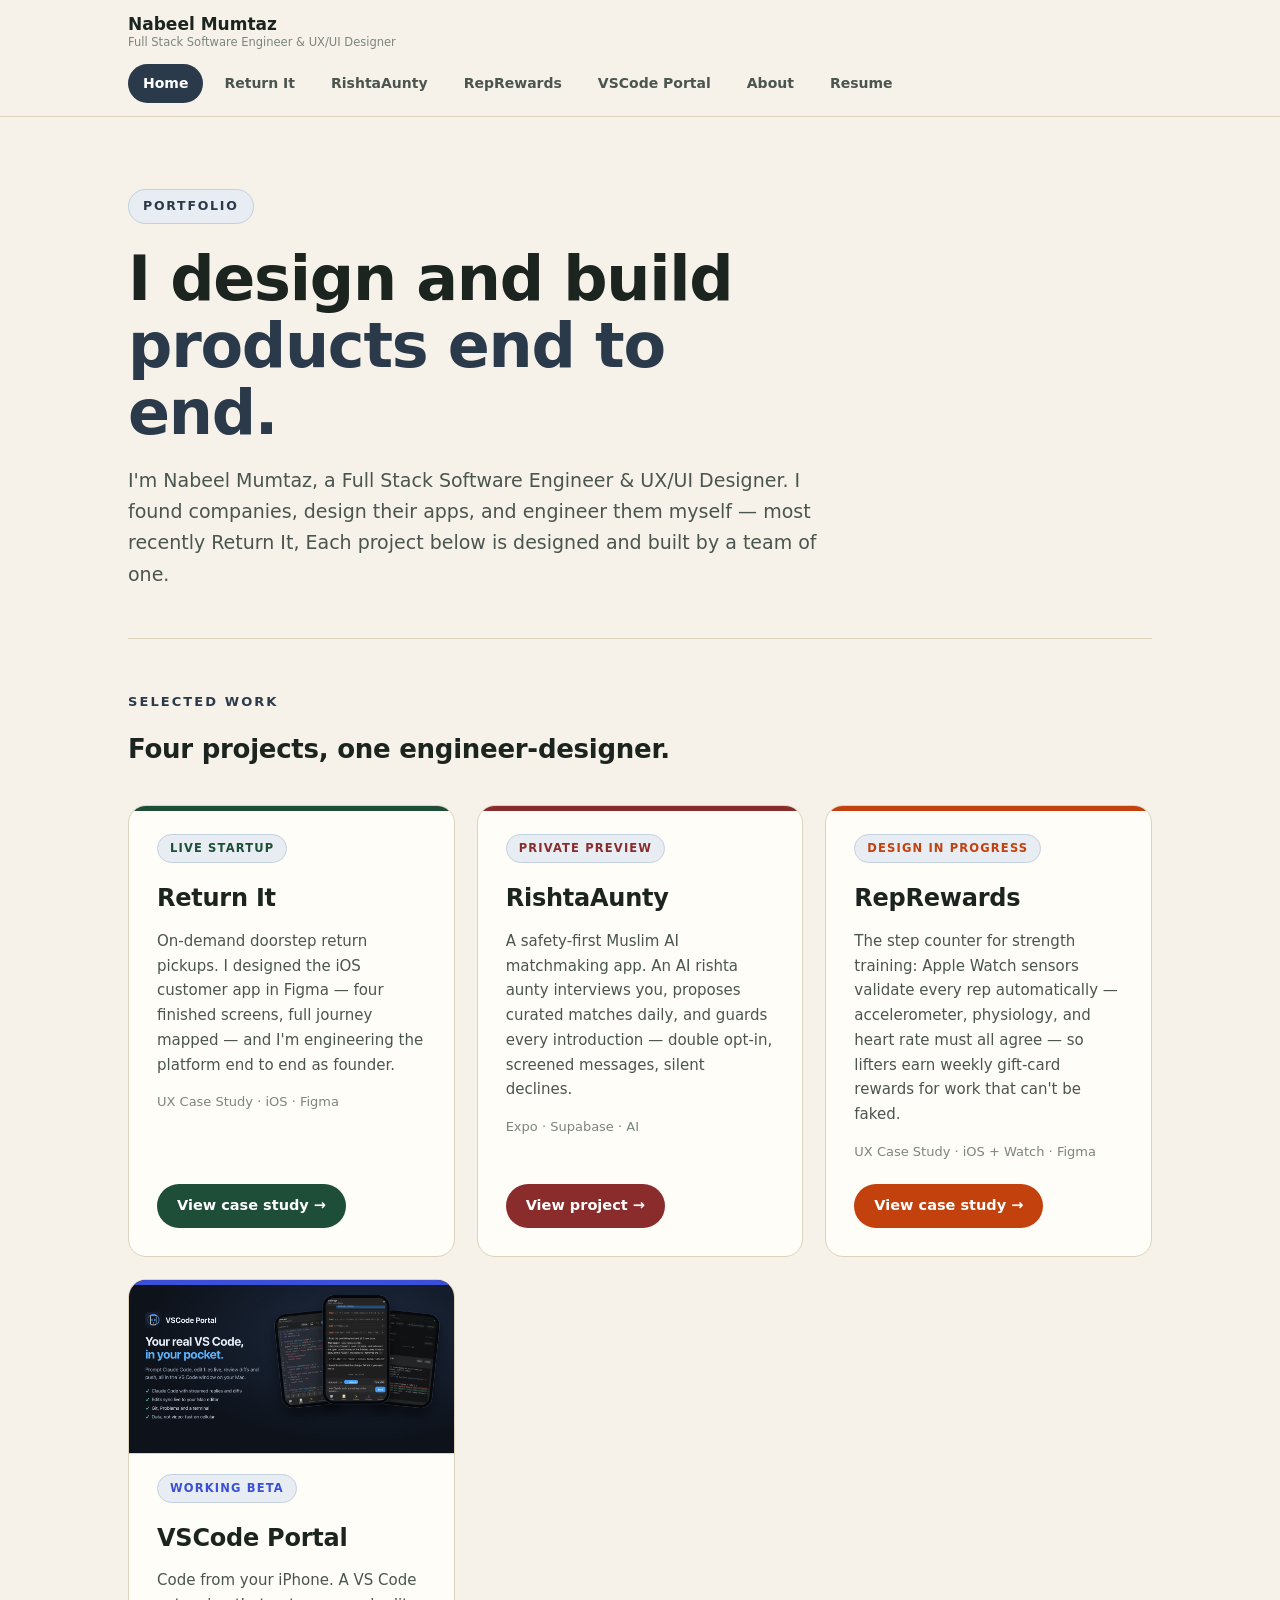
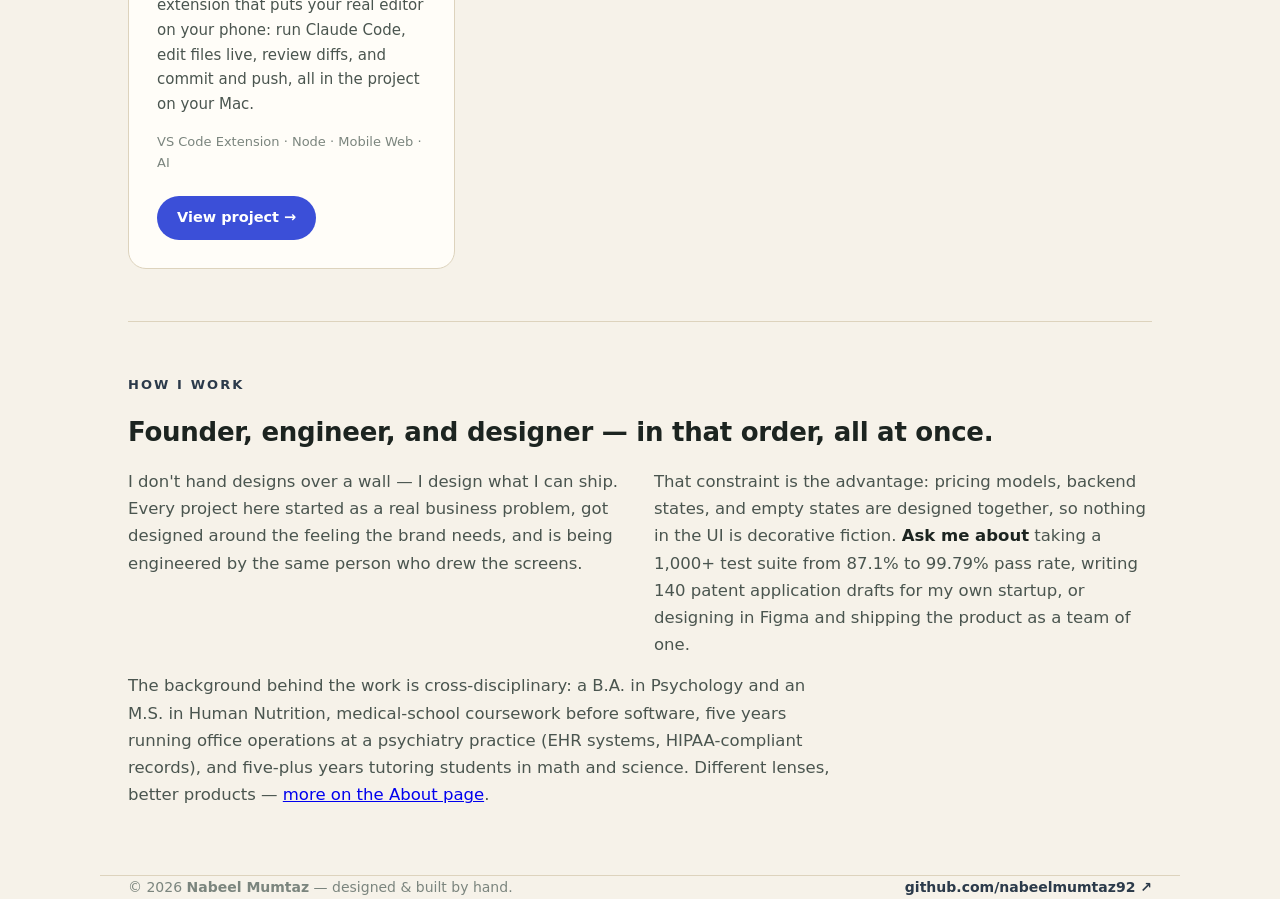
<file: index.html>
<!DOCTYPE html>
<html lang="en">
<head>
<meta charset="UTF-8">
<meta name="viewport" content="width=device-width, initial-scale=1.0">
<title>Nabeel Mumtaz — Portfolio</title>
<meta name="description" content="Portfolio of Nabeel Mumtaz, Full Stack Software Engineer & Product Designer. Founder of Return It (on-demand logistics). Built 4 products end-to-end: design, backend architecture, compliance, deployment. Systems design, iOS (Swift/SwiftUI), HIPAA-compliant operations, product metrics.">
<style>
/* Shared portfolio styles — per-page accents via body class */
:root{
  --paper:#f6f2e9;
  --paper-deep:#efe8d8;
  --card:#fffdf8;
  --ink:#1c2420;
  --ink-soft:#4a554f;
  --ink-faint:#7b857e;
  --line:#ddd3bd;
  --accent:#2b3a4a;
  --accent-deep:#1b2634;
  --accent-soft:#e7edf3;
  --accent-line:#c3d0dd;
  --dark:#17222e;
  --radius:18px;
}
body.fleetfuel{
  --accent:#1b4d6b;
  --accent-deep:#12334a;
  --accent-soft:#e2ecf3;
  --accent-line:#c3d5e2;
  --dark:#14293a;
}
body.rishtaaunty{
  --paper:#f8f3ea;
  --paper-deep:#f1e8d8;
  --line:#e3d6bd;
  --accent:#8b2c2c;
  --accent-deep:#651f1f;
  --accent-soft:#f7e6e9;
  --accent-line:#e3c2c8;
  --dark:#3a2020;
}
*{margin:0;padding:0;box-sizing:border-box}
body{
  font-family:"Avenir Next","Segoe UI",system-ui,-apple-system,sans-serif;
  background:var(--paper);
  color:var(--ink);
  line-height:1.65;
  -webkit-font-smoothing:antialiased;
}
.wrap{max-width:1080px;margin:0 auto;padding:0 28px}

/* ---------- nav ---------- */
.nav{
  position:sticky;top:0;z-index:50;
  background:var(--paper);
  border-bottom:1px solid var(--line);
}
.nav-inner{
  max-width:1080px;margin:0 auto;padding:13px 28px;
  display:flex;justify-content:space-between;align-items:center;gap:14px;flex-wrap:wrap;
}
.nav .brand{font-weight:800;font-size:17px;color:var(--ink);text-decoration:none;line-height:1.3}
.nav .brand small{display:block;font-weight:400;color:var(--ink-faint);font-size:11.5px}
.nav-links{display:flex;gap:6px;flex-wrap:wrap}
.nav-links a{
  font-size:14px;font-weight:600;color:var(--ink-soft);text-decoration:none;
  padding:8px 15px;border-radius:999px;
}
.nav-links a:hover{background:var(--accent-soft);color:var(--accent-deep)}
.nav-links a.active{background:var(--accent);color:#fff}

/* ---------- hero ---------- */
.hero{padding:72px 0 48px;text-align:left}
.kicker{
  display:inline-block;font-size:12.5px;font-weight:700;letter-spacing:.14em;text-transform:uppercase;
  color:var(--accent);background:var(--accent-soft);border:1px solid var(--accent-line);
  padding:6px 14px;border-radius:999px;margin-bottom:22px;
}
.hero h1{font-size:clamp(38px,5.4vw,62px);line-height:1.08;letter-spacing:-.02em;font-weight:800;max-width:16ch}
.hero h1 em{font-style:normal;color:var(--accent)}
.hero .lede{font-size:19px;color:var(--ink-soft);max-width:60ch;margin-top:18px}
.meta{display:grid;grid-template-columns:repeat(auto-fit,minmax(160px,1fr));gap:14px;margin-top:36px}
.meta div{background:var(--card);border:1px solid var(--line);border-radius:14px;padding:14px 16px}
.meta dt{font-size:11.5px;font-weight:700;letter-spacing:.1em;text-transform:uppercase;color:var(--ink-faint)}
.meta dd{font-size:15px;font-weight:600;margin-top:4px}

/* ---------- sections ---------- */
section{padding:52px 0;border-top:1px solid var(--line)}
section h2{font-size:13px;font-weight:800;letter-spacing:.16em;text-transform:uppercase;color:var(--accent);margin-bottom:16px}
section h3{font-size:26px;letter-spacing:-.01em;margin-bottom:14px;font-weight:750}
section p{color:var(--ink-soft);max-width:68ch;margin-bottom:14px;font-size:16.5px}
section p strong{color:var(--ink)}
.two{display:grid;grid-template-columns:1fr 1fr;gap:28px}
@media(max-width:760px){.two{grid-template-columns:1fr}}

.callout{background:var(--dark);color:#f2efe6;border-radius:var(--radius);padding:28px 30px;margin-top:8px}
.callout p{color:#d8d4c6;margin:0;font-size:16px}
.callout p strong{color:#fff}

/* ---------- home project cards ---------- */
.cards{display:grid;grid-template-columns:repeat(auto-fit,minmax(280px,1fr));gap:22px;margin-top:34px}
.card{
  background:var(--card);border:1px solid var(--line);border-radius:var(--radius);
  padding:28px;display:flex;flex-direction:column;position:relative;overflow:hidden;
}
.card::before{content:"";position:absolute;top:0;left:0;right:0;height:5px;background:var(--card-accent,var(--accent))}
.card .status{
  display:inline-block;align-self:flex-start;font-size:11.5px;font-weight:700;letter-spacing:.1em;text-transform:uppercase;
  color:var(--card-accent,var(--accent));background:var(--accent-soft);border:1px solid var(--accent-line);
  border-radius:999px;padding:4px 12px;margin-bottom:16px;
}
.card h3{font-size:24px;margin-bottom:10px;font-weight:750}
.card p{font-size:15px;color:var(--ink-soft);margin-bottom:14px}
.card .stack{font-size:13px;color:var(--ink-faint);margin-bottom:22px}
.card .thumb{display:block;margin:-28px -28px 20px;border-bottom:1px solid var(--line);overflow:hidden}
.card .thumb img{display:block;width:100%;height:auto}
.card a.cta{
  margin-top:auto;align-self:flex-start;font-size:14.5px;font-weight:700;color:#fff;text-decoration:none;
  background:var(--card-accent,var(--accent));padding:10px 20px;border-radius:999px;
}
.card a.cta:hover{background:var(--accent-deep)}

/* ---------- screens ---------- */
.screens{display:grid;grid-template-columns:repeat(auto-fit,minmax(230px,1fr));gap:26px;margin-top:30px}
.screen-card{
  background:var(--card);border:1px solid var(--line);border-radius:var(--radius);
  padding:22px 18px 24px;display:flex;flex-direction:column;align-items:center;
}
.phone{
  width:100%;max-width:250px;border-radius:26px;overflow:hidden;
  box-shadow:0 18px 40px -18px rgba(20,35,28,.35);border:1px solid #cfc4a8;background:var(--paper-deep);
}
.phone img{display:block;width:100%;height:auto}
.phone.placeholder{
  aspect-ratio:445/900;display:flex;flex-direction:column;align-items:center;justify-content:center;
  border:2px dashed #c9bfa4;color:var(--ink-faint);font-size:13.5px;text-align:center;padding:20px;gap:8px;
}
.phone.placeholder .dot{
  width:44px;height:44px;border-radius:50%;background:#e7dfcb;
  display:flex;align-items:center;justify-content:center;font-size:20px;
}
.screen-card h4{font-size:16px;margin:18px 0 6px;font-weight:750}
.screen-card .num{font-size:12px;font-weight:800;color:var(--accent);letter-spacing:.12em;margin-bottom:2px}
.screen-card p{font-size:14px;color:var(--ink-soft);margin-bottom:10px;text-align:left;width:100%}
.screen-card .decision{
  background:var(--accent-soft);border:1px solid var(--accent-line);border-radius:12px;
  padding:10px 13px;font-size:13px;color:var(--ink);width:100%;
}
.screen-card .decision b{
  display:block;font-size:11px;letter-spacing:.1em;text-transform:uppercase;
  color:var(--accent);margin-bottom:3px;
}

/* ---------- feature lists ---------- */
.feat-grid{display:grid;grid-template-columns:repeat(auto-fit,minmax(240px,1fr));gap:14px;margin-top:24px}
.feat{background:var(--card);border:1px solid var(--line);border-radius:14px;padding:18px 20px}
.feat b{display:block;margin-bottom:6px;font-size:15px}
.feat span{font-size:14px;color:var(--ink-soft)}

/* ---------- design system ---------- */
.swatches{display:grid;grid-template-columns:repeat(auto-fit,minmax(150px,1fr));gap:14px;margin-top:22px}
.swatch{border-radius:14px;overflow:hidden;border:1px solid var(--line);background:var(--card)}
.swatch .chip{height:86px}
.swatch .lbl{padding:10px 13px;font-size:13px}
.swatch .lbl b{display:block;font-size:13.5px}
.swatch .lbl span{color:var(--ink-faint);font-family:ui-monospace,Menlo,monospace;font-size:12px}
.principles{margin-top:26px;display:grid;grid-template-columns:repeat(auto-fit,minmax(240px,1fr));gap:14px}
.principle{background:var(--card);border:1px solid var(--line);border-radius:14px;padding:18px 20px}
.principle b{display:block;margin-bottom:6px;font-size:15px}
.principle span{font-size:14px;color:var(--ink-soft)}

/* ---------- what's next ---------- */
.next-list{list-style:none;margin-top:6px;display:grid;gap:10px}
.next-list li{background:var(--card);border:1px solid var(--line);border-radius:12px;padding:14px 18px;font-size:15px;color:var(--ink-soft)}
.next-list li b{color:var(--ink)}
.next-list li .tag{
  display:inline-block;font-size:11px;font-weight:700;letter-spacing:.08em;text-transform:uppercase;
  color:#8a6d2f;background:#f3ead2;border:1px solid #e2d3a8;border-radius:999px;
  padding:2px 10px;margin-left:10px;vertical-align:1px;
}

/* ---------- outcomes ---------- */
.stats{display:grid;grid-template-columns:repeat(auto-fit,minmax(180px,1fr));gap:14px;margin-top:24px}
.stat{background:var(--dark);color:#f2efe6;border-radius:14px;padding:20px}
.stat .n{font-size:30px;font-weight:800;letter-spacing:-.02em}
.stat .t{font-size:13.5px;color:#cfccc0;margin-top:4px}

footer{
  border-top:1px solid var(--line);padding:34px 0 48px;display:flex;justify-content:space-between;
  align-items:center;flex-wrap:wrap;gap:12px;color:var(--ink-faint);font-size:14px;
}
footer a{color:var(--accent);font-weight:600;text-decoration:none}
footer a:hover{text-decoration:underline}

</style>
</head>
<body>

<nav class="nav">
  <div class="nav-inner">
    <a class="brand" href="index.html">Nabeel Mumtaz<small>Full Stack Software Engineer &amp; UX/UI Designer</small></a>
    <div class="nav-links">
      <a href="index.html" class="active">Home</a>
      <a href="returnit.html">Return It</a>
            <a href="rishtaaunty.html">RishtaAunty</a>
      <a href="reptracker.html">RepRewards</a>
            <a href="vscodeportal.html">VSCode Portal</a>
      <a href="about.html">About</a>
      <a href="resume.pdf" target="_blank" rel="noopener">Resume</a>
    </div>
  </div>
</nav>

<div class="wrap">
  <div class="hero">
    <span class="kicker">Portfolio</span>
    <h1>I design and build <em>products end to end.</em></h1>
    <p class="lede">I'm Nabeel Mumtaz, a Full Stack Software Engineer &amp; UX/UI Designer. I found companies, design their apps, and engineer them myself — most recently Return It, Each project below is designed and built by a team of one.</p>
  </div>

  <section>
    <h2>Selected work</h2>
    <h3>Four projects, one engineer-designer.</h3>

    <div class="cards">
      <div class="card" style="--card-accent:#1e4d38">
        <span class="status">Live startup</span>
        <h3>Return It</h3>
        <p>On-demand doorstep return pickups. I designed the iOS customer app in Figma — four finished screens, full journey mapped — and I'm engineering the platform end to end as founder.</p>
        <div class="stack">UX Case Study · iOS · Figma</div>
        <a class="cta" href="returnit.html">View case study →</a>
      </div>

      <div class="card" style="--card-accent:#8b2c2c">
        <span class="status">Private preview</span>
        <h3>RishtaAunty</h3>
        <p>A safety-first Muslim AI matchmaking app. An AI rishta aunty interviews you, proposes curated matches daily, and guards every introduction — double opt-in, screened messages, silent declines.</p>
        <div class="stack">Expo · Supabase · AI</div>
        <a class="cta" href="rishtaaunty.html">View project →</a>
      </div>

      <div class="card" style="--card-accent:#c2410c">
        <span class="status">Design in progress</span>
        <h3>RepRewards</h3>
        <p>The step counter for strength training: Apple Watch sensors validate every rep automatically — accelerometer, physiology, and heart rate must all agree — so lifters earn weekly gift-card rewards for work that can't be faked.</p>
        <div class="stack">UX Case Study · iOS + Watch · Figma</div>
        <a class="cta" href="reptracker.html">View case study →</a>
      </div>

      <div class="card" style="--card-accent:#3b4fd8">
        <a class="thumb" href="vscodeportal.html"><img src="screens/vscodeportal-hero.jpg" alt="VSCode Portal on an iPhone"></a>
        <span class="status">Working beta</span>
        <h3>VSCode Portal</h3>
        <p>Code from your iPhone. A VS Code extension that puts your real editor on your phone: run Claude Code, edit files live, review diffs, and commit and push, all in the project on your Mac.</p>
        <div class="stack">VS Code Extension · Node · Mobile Web · AI</div>
        <a class="cta" href="vscodeportal.html">View project →</a>
      </div>
    </div>
  </section>

  <section>
    <h2>How I work</h2>
    <h3>Founder, engineer, and designer — in that order, all at once.</h3>
    <div class="two">
      <div>
        <p>I don't hand designs over a wall — I design what I can ship. Every project here started as a real business problem, got designed around the feeling the brand needs, and is being engineered by the same person who drew the screens.</p>
      </div>
      <div>
        <p>That constraint is the advantage: pricing models, backend states, and empty states are designed together, so nothing in the UI is decorative fiction. <strong>Ask me about</strong> taking a 1,000+ test suite from 87.1% to 99.79% pass rate, writing 140 patent application drafts for my own startup, or designing in Figma and shipping the product as a team of one.</p>
      </div>
    </div>
    <p>The background behind the work is cross-disciplinary: a B.A. in Psychology and an M.S. in Human Nutrition, medical-school coursework before software, five years running office operations at a psychiatry practice (EHR systems, HIPAA-compliant records), and five-plus years tutoring students in math and science. Different lenses, better products — <a href="about.html">more on the About page</a>.</p>
  </section>

</div>

<footer class="wrap">
  <div>© 2026 <b>Nabeel Mumtaz</b> — designed &amp; built by hand.</div>
  <div><a href="https://github.com/nabeelmumtaz92" target="_blank" rel="noopener">github.com/nabeelmumtaz92 ↗</a></div>
</footer>

</body>
</html>
</file>
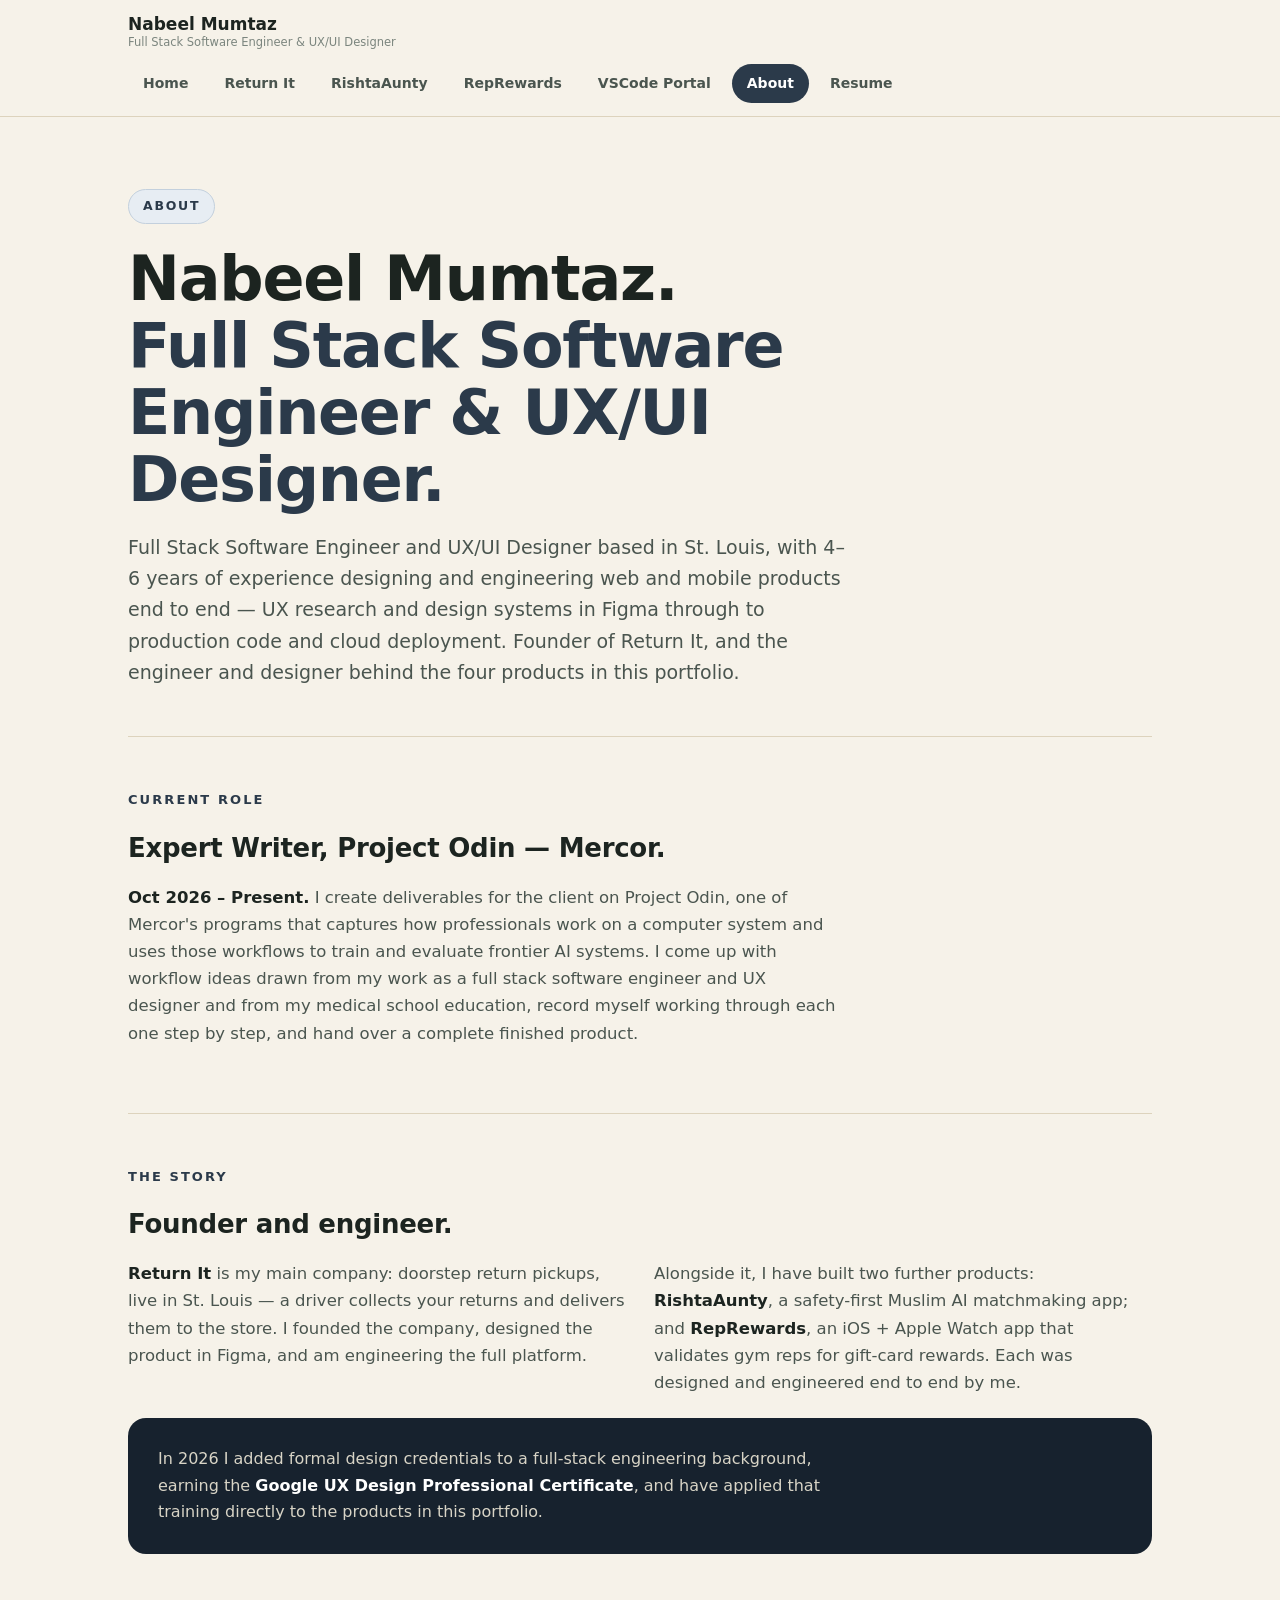
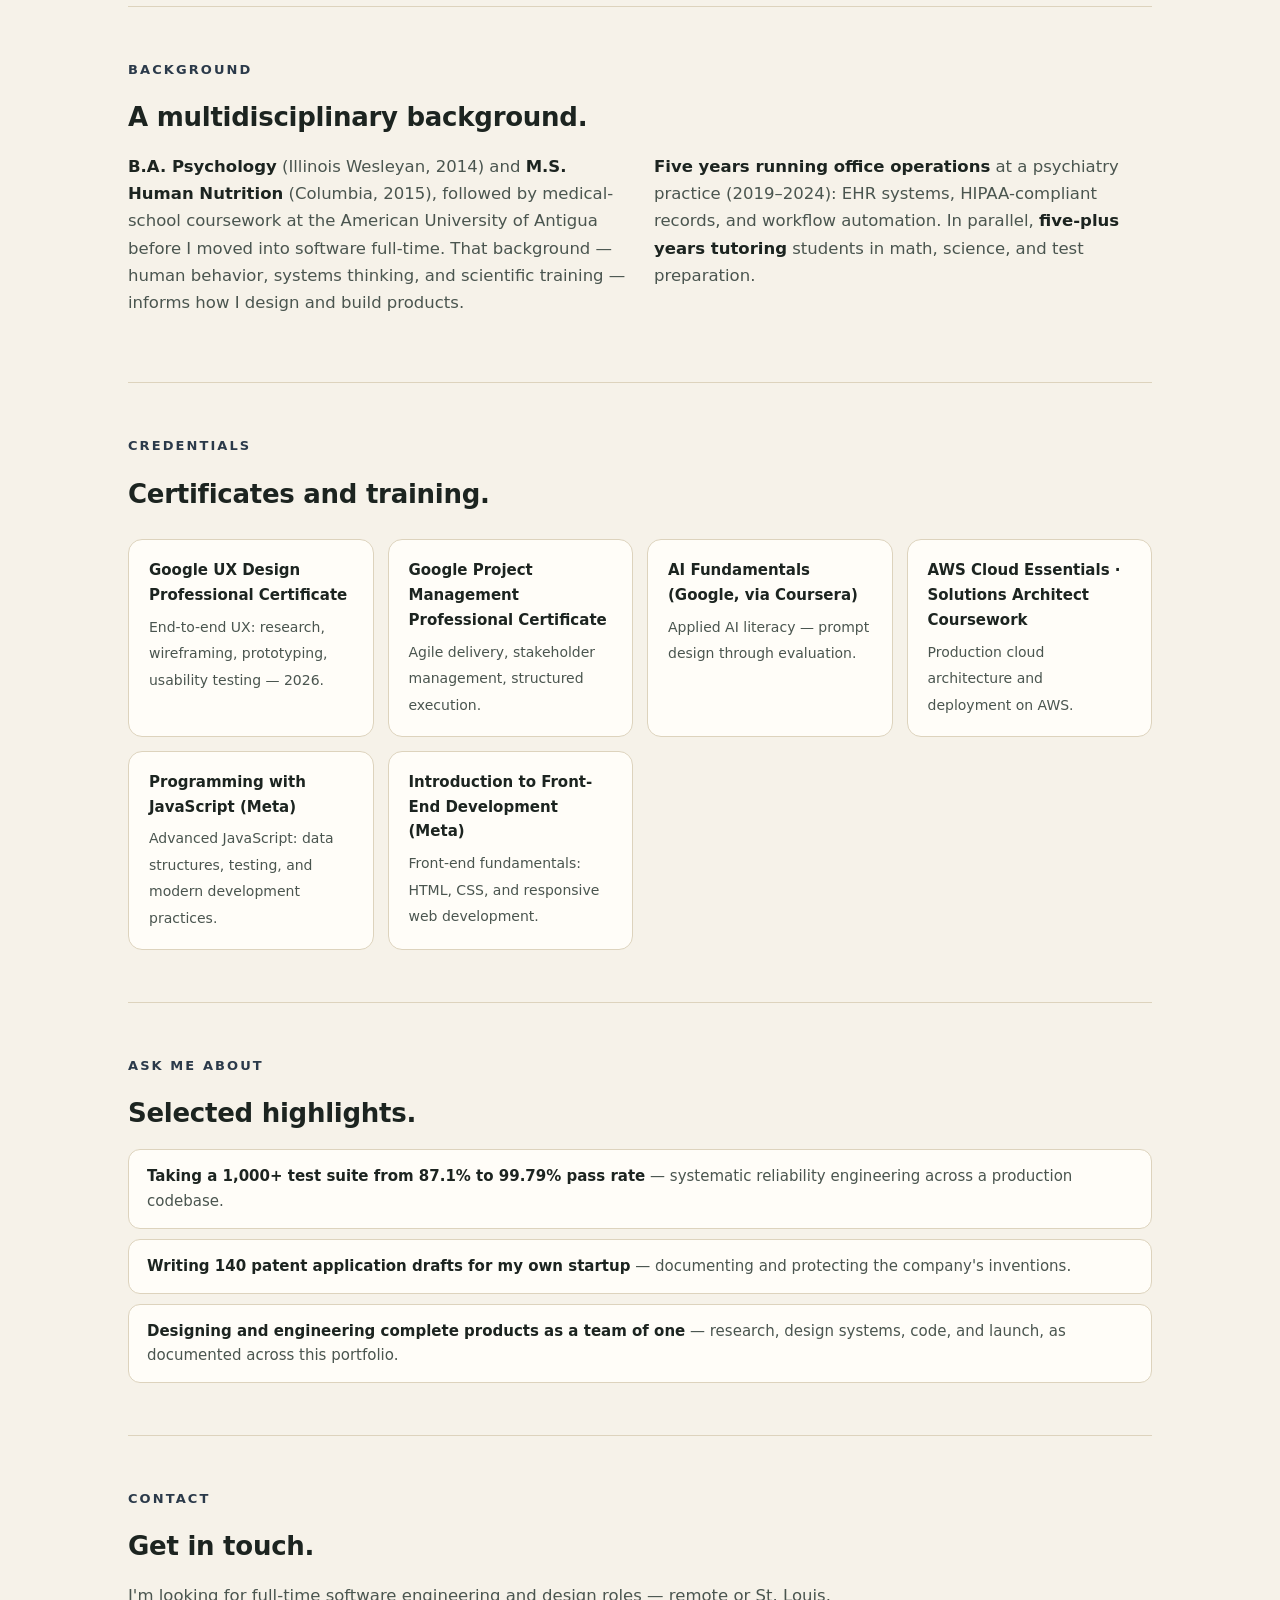
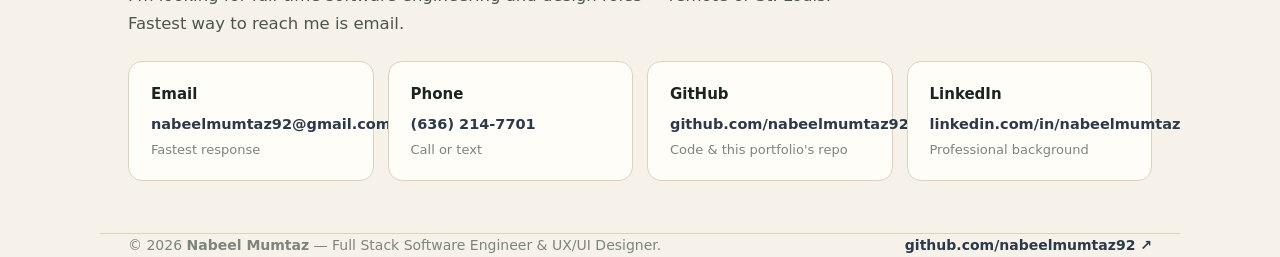
<file: about.html>
<!DOCTYPE html>
<html lang="en">
<head>
<meta charset="UTF-8">
<meta name="viewport" content="width=device-width, initial-scale=1.0">
<title>About | Nabeel Mumtaz</title>
<meta name="description" content="About Nabeel Mumtaz — Full Stack Software Engineer & UX/UI Designer, founder of Return It and RishtaAunty. Based in St. Louis.">
<style>
/* Shared portfolio styles — per-page accents via body class */
:root{
  --paper:#f6f2e9;
  --paper-deep:#efe8d8;
  --card:#fffdf8;
  --ink:#1c2420;
  --ink-soft:#4a554f;
  --ink-faint:#7b857e;
  --line:#ddd3bd;
  --accent:#2b3a4a;
  --accent-deep:#1b2634;
  --accent-soft:#e7edf3;
  --accent-line:#c3d0dd;
  --dark:#17222e;
  --radius:18px;
}
*{margin:0;padding:0;box-sizing:border-box}
body{
  font-family:"Avenir Next","Segoe UI",system-ui,-apple-system,sans-serif;
  background:var(--paper);
  color:var(--ink);
  line-height:1.65;
  -webkit-font-smoothing:antialiased;
}
.wrap{max-width:1080px;margin:0 auto;padding:0 28px}

/* ---------- nav ---------- */
.nav{
  position:sticky;top:0;z-index:50;
  background:var(--paper);
  border-bottom:1px solid var(--line);
}
.nav-inner{
  max-width:1080px;margin:0 auto;padding:13px 28px;
  display:flex;justify-content:space-between;align-items:center;gap:14px;flex-wrap:wrap;
}
.nav .brand{font-weight:800;font-size:17px;color:var(--ink);text-decoration:none;line-height:1.3}
.nav .brand small{display:block;font-weight:400;color:var(--ink-faint);font-size:11.5px}
.nav-links{display:flex;gap:6px;flex-wrap:wrap}
.nav-links a{
  font-size:14px;font-weight:600;color:var(--ink-soft);text-decoration:none;
  padding:8px 15px;border-radius:999px;
}
.nav-links a:hover{background:var(--accent-soft);color:var(--accent-deep)}
.nav-links a.active{background:var(--accent);color:#fff}

/* ---------- hero ---------- */
.hero{padding:72px 0 48px;text-align:left}
.kicker{
  display:inline-block;font-size:12.5px;font-weight:700;letter-spacing:.14em;text-transform:uppercase;
  color:var(--accent);background:var(--accent-soft);border:1px solid var(--accent-line);
  padding:6px 14px;border-radius:999px;margin-bottom:22px;
}
.hero h1{font-size:clamp(38px,5.4vw,62px);line-height:1.08;letter-spacing:-.02em;font-weight:800;max-width:16ch}
.hero h1 em{font-style:normal;color:var(--accent)}
.hero .lede{font-size:19px;color:var(--ink-soft);max-width:60ch;margin-top:18px}

/* ---------- sections ---------- */
section{padding:52px 0;border-top:1px solid var(--line)}
section h2{font-size:13px;font-weight:800;letter-spacing:.16em;text-transform:uppercase;color:var(--accent);margin-bottom:16px}
section h3{font-size:26px;letter-spacing:-.01em;margin-bottom:14px;font-weight:750}
section p{color:var(--ink-soft);max-width:68ch;margin-bottom:14px;font-size:16.5px}
section p strong{color:var(--ink)}
.two{display:grid;grid-template-columns:1fr 1fr;gap:28px}
@media(max-width:760px){.two{grid-template-columns:1fr}}

.callout{background:var(--dark);color:#f2efe6;border-radius:var(--radius);padding:28px 30px;margin-top:8px}
.callout p{color:#d8d4c6;margin:0;font-size:16px}
.callout p strong{color:#fff}

/* ---------- certs ---------- */
.feat-grid{display:grid;grid-template-columns:repeat(auto-fit,minmax(240px,1fr));gap:14px;margin-top:24px}
.feat{background:var(--card);border:1px solid var(--line);border-radius:14px;padding:18px 20px}
.feat b{display:block;margin-bottom:6px;font-size:15px}
.feat span{font-size:14px;color:var(--ink-soft)}

/* ---------- hooks ---------- */
.hooks{list-style:none;margin-top:6px;display:grid;gap:10px}
.hooks li{background:var(--card);border:1px solid var(--line);border-radius:12px;padding:14px 18px;font-size:15px;color:var(--ink-soft)}
.hooks li b{color:var(--ink)}

/* ---------- contact ---------- */
.contact-cards{display:grid;grid-template-columns:repeat(auto-fit,minmax(220px,1fr));gap:14px;margin-top:24px}
.contact-card{
  background:var(--card);border:1px solid var(--line);border-radius:14px;padding:20px 22px;
  text-decoration:none;color:var(--ink);display:block;transition:transform .15s ease;
}
.contact-card:hover{transform:translateY(-2px)}
.contact-card b{display:block;font-size:15px;margin-bottom:4px}
.contact-card span{font-size:14.5px;color:var(--accent);font-weight:600}
.contact-card small{display:block;font-size:13px;color:var(--ink-faint);margin-top:2px}

footer{
  border-top:1px solid var(--line);padding:34px 0 48px;display:flex;justify-content:space-between;
  align-items:center;flex-wrap:wrap;gap:12px;color:var(--ink-faint);font-size:14px;
}
footer a{color:var(--accent);font-weight:600;text-decoration:none}
footer a:hover{text-decoration:underline}

</style>
</head>
<body>

<nav class="nav">
  <div class="nav-inner">
    <a class="brand" href="index.html">Nabeel Mumtaz<small>Full Stack Software Engineer &amp; UX/UI Designer</small></a>
    <div class="nav-links">
      <a href="index.html">Home</a>
      <a href="returnit.html">Return It</a>
           <a href="rishtaaunty.html">RishtaAunty</a>
      <a href="reptracker.html">RepRewards</a>
           <a href="vscodeportal.html">VSCode Portal</a>
      <a href="about.html" class="active">About</a>
      <a href="resume.pdf" target="_blank" rel="noopener">Resume</a>
    </div>
  </div>
</nav>

<div class="wrap">
  <div class="hero">
    <span class="kicker">About</span>
    <h1>Nabeel Mumtaz. <em>Full Stack Software Engineer &amp; UX/UI Designer.</em></h1>
    <p class="lede">Full Stack Software Engineer and UX/UI Designer based in St. Louis, with 4–6 years of experience designing and engineering web and mobile products end to end — UX research and design systems in Figma through to production code and cloud deployment. Founder of Return It, and the engineer and designer behind the four products in this portfolio.</p>
  </div>

  <section>
    <h2>Current role</h2>
    <h3>Expert Writer, Project Odin — Mercor.</h3>
    <p><strong>Oct 2026 – Present.</strong> I create deliverables for the client on Project Odin, one of Mercor's programs that captures how professionals work on a computer system and uses those workflows to train and evaluate frontier AI systems. I come up with workflow ideas drawn from my work as a full stack software engineer and UX designer and from my medical school education, record myself working through each one step by step, and hand over a complete finished product.</p>
  </section>

  <section>
    <h2>The story</h2>
    <h3>Founder and engineer.</h3>
    <div class="two">
      <div>
        <p><strong>Return It</strong> is my main company: doorstep return pickups, live in St. Louis — a driver collects your returns and delivers them to the store. I founded the company, designed the product in Figma, and am engineering the full platform.</p>
      </div>
      <div>
        <p>Alongside it, I have built two further products: <strong>RishtaAunty</strong>, a safety-first Muslim AI matchmaking app; and <strong>RepRewards</strong>, an iOS + Apple Watch app that validates gym reps for gift-card rewards. Each was designed and engineered end to end by me.</p>
      </div>
    </div>
    <div class="callout">
      <p>In 2026 I added formal design credentials to a full-stack engineering background, earning the <strong>Google UX Design Professional Certificate</strong>, and have applied that training directly to the products in this portfolio.</p>
    </div>
  </section>

  <section>
    <h2>Background</h2>
    <h3>A multidisciplinary background.</h3>
    <div class="two">
      <div>
        <p><strong>B.A. Psychology</strong> (Illinois Wesleyan, 2014) and <strong>M.S. Human Nutrition</strong> (Columbia, 2015), followed by medical-school coursework at the American University of Antigua before I moved into software full-time. That background — human behavior, systems thinking, and scientific training — informs how I design and build products.</p>
      </div>
      <div>
        <p><strong>Five years running office operations</strong> at a psychiatry practice (2019–2024): EHR systems, HIPAA-compliant records, and workflow automation. In parallel, <strong>five-plus years tutoring</strong> students in math, science, and test preparation.</p>
      </div>
    </div>
  </section>

  <section>
    <h2>Credentials</h2>
    <h3>Certificates and training.</h3>
    <div class="feat-grid">
      <div class="feat"><b>Google UX Design Professional Certificate</b><span>End-to-end UX: research, wireframing, prototyping, usability testing — 2026.</span></div>
      <div class="feat"><b>Google Project Management Professional Certificate</b><span>Agile delivery, stakeholder management, structured execution.</span></div>
      <div class="feat"><b>AI Fundamentals (Google, via Coursera)</b><span>Applied AI literacy — prompt design through evaluation.</span></div>
      <div class="feat"><b>AWS Cloud Essentials · Solutions Architect Coursework</b><span>Production cloud architecture and deployment on AWS.</span></div>
      <div class="feat"><b>Programming with JavaScript (Meta)</b><span>Advanced JavaScript: data structures, testing, and modern development practices.</span></div>
      <div class="feat"><b>Introduction to Front-End Development (Meta)</b><span>Front-end fundamentals: HTML, CSS, and responsive web development.</span></div>
    </div>
  </section>

  <section>
    <h2>Ask me about</h2>
    <h3>Selected highlights.</h3>
    <ul class="hooks">
      <li><b>Taking a 1,000+ test suite from 87.1% to 99.79% pass rate</b> — systematic reliability engineering across a production codebase.</li>
      <li><b>Writing 140 patent application drafts for my own startup</b> — documenting and protecting the company's inventions.</li>
      <li><b>Designing and engineering complete products as a team of one</b> — research, design systems, code, and launch, as documented across this portfolio.</li>
    </ul>
  </section>

  <section>
    <h2>Contact</h2>
    <h3>Get in touch.</h3>
    <p>I'm looking for full-time software engineering and design roles — remote or St. Louis. Fastest way to reach me is email.</p>
    <div class="contact-cards">
      <a class="contact-card" href="mailto:nabeelmumtaz92@gmail.com">
        <b>Email</b><span>nabeelmumtaz92@gmail.com</span><small>Fastest response</small>
      </a>
      <a class="contact-card" href="tel:+16362147701">
        <b>Phone</b><span>(636) 214-7701</span><small>Call or text</small>
      </a>
      <a class="contact-card" href="https://github.com/nabeelmumtaz92" target="_blank" rel="noopener">
        <b>GitHub</b><span>github.com/nabeelmumtaz92</span><small>Code &amp; this portfolio's repo</small>
      </a>
      <a class="contact-card" href="https://www.linkedin.com/in/nabeelmumtaz" target="_blank" rel="noopener">
        <b>LinkedIn</b><span>linkedin.com/in/nabeelmumtaz</span><small>Professional background</small>
      </a>
    </div>
  </section>
</div>

<footer class="wrap">
  <div>© 2026 <b>Nabeel Mumtaz</b> — Full Stack Software Engineer &amp; UX/UI Designer.</div>
  <div><a href="https://github.com/nabeelmumtaz92" target="_blank" rel="noopener">github.com/nabeelmumtaz92 ↗</a></div>
</footer>

</body>
</html>
</file>
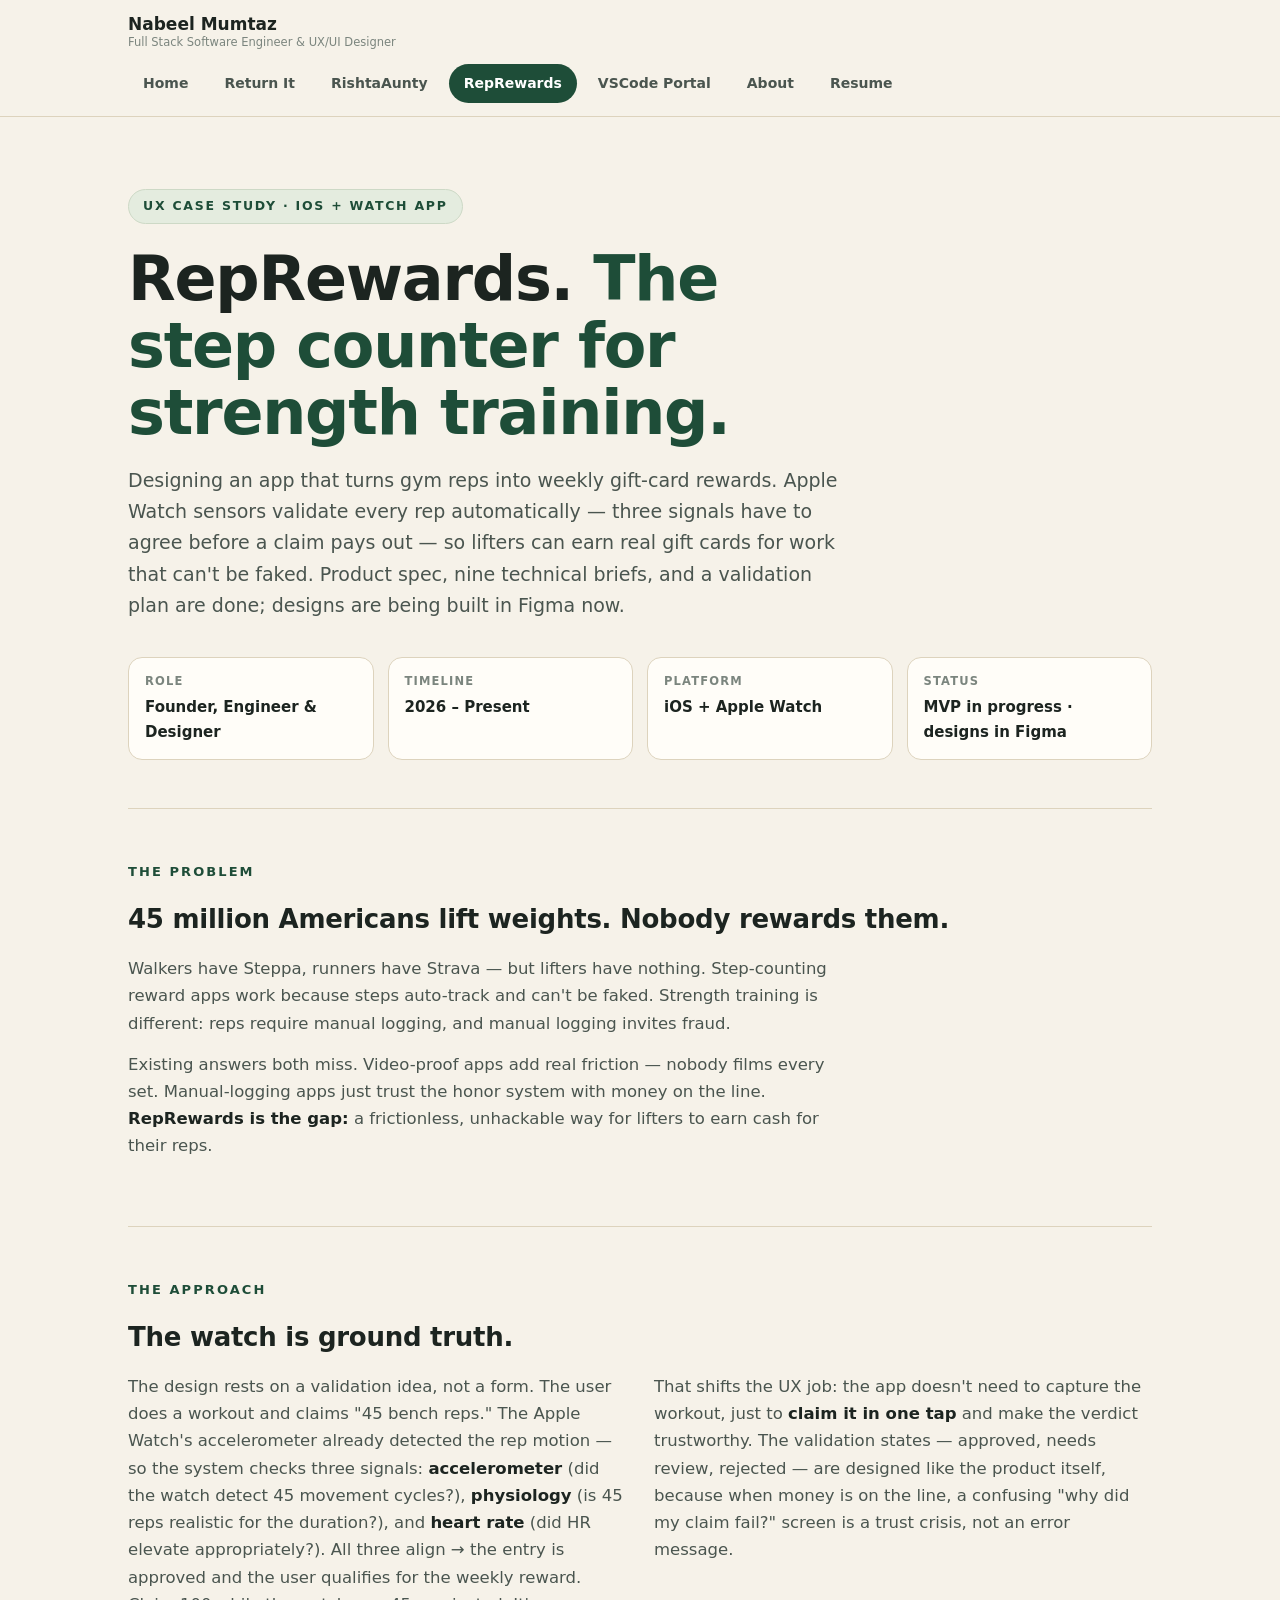
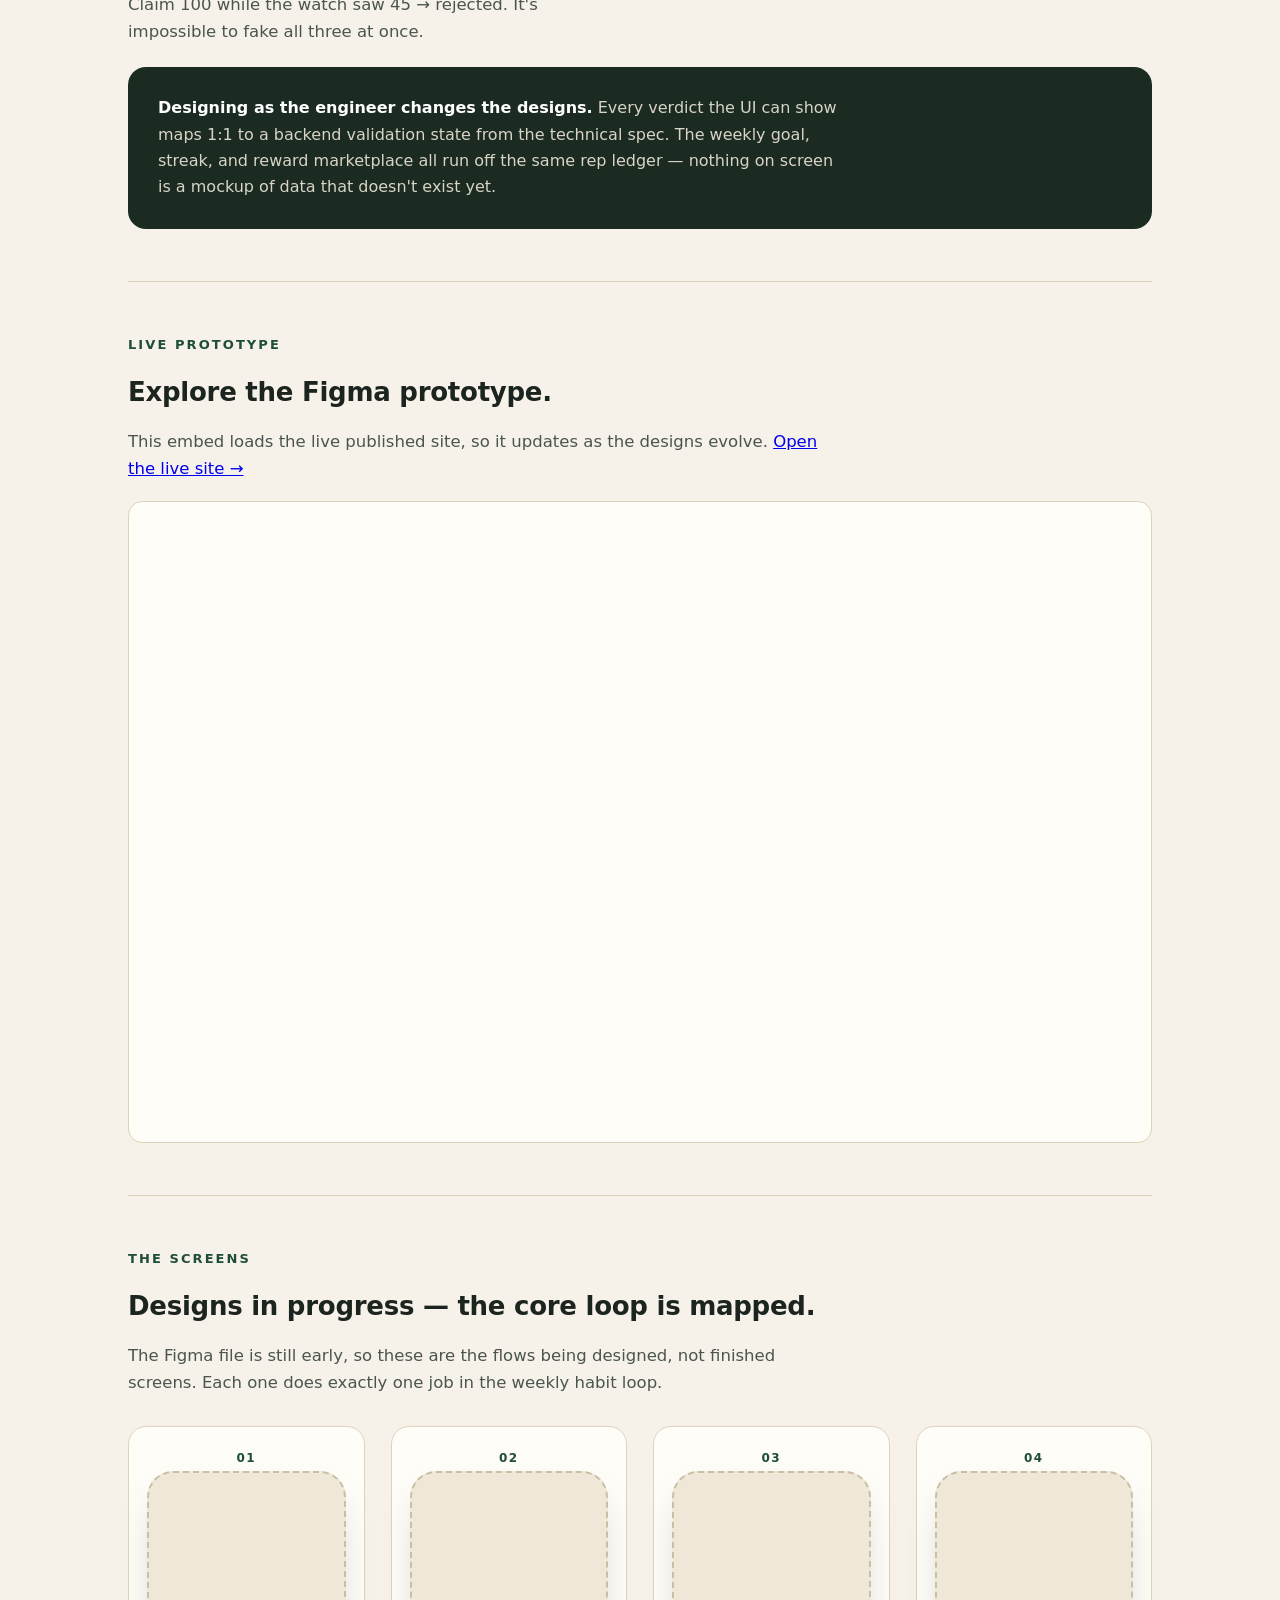
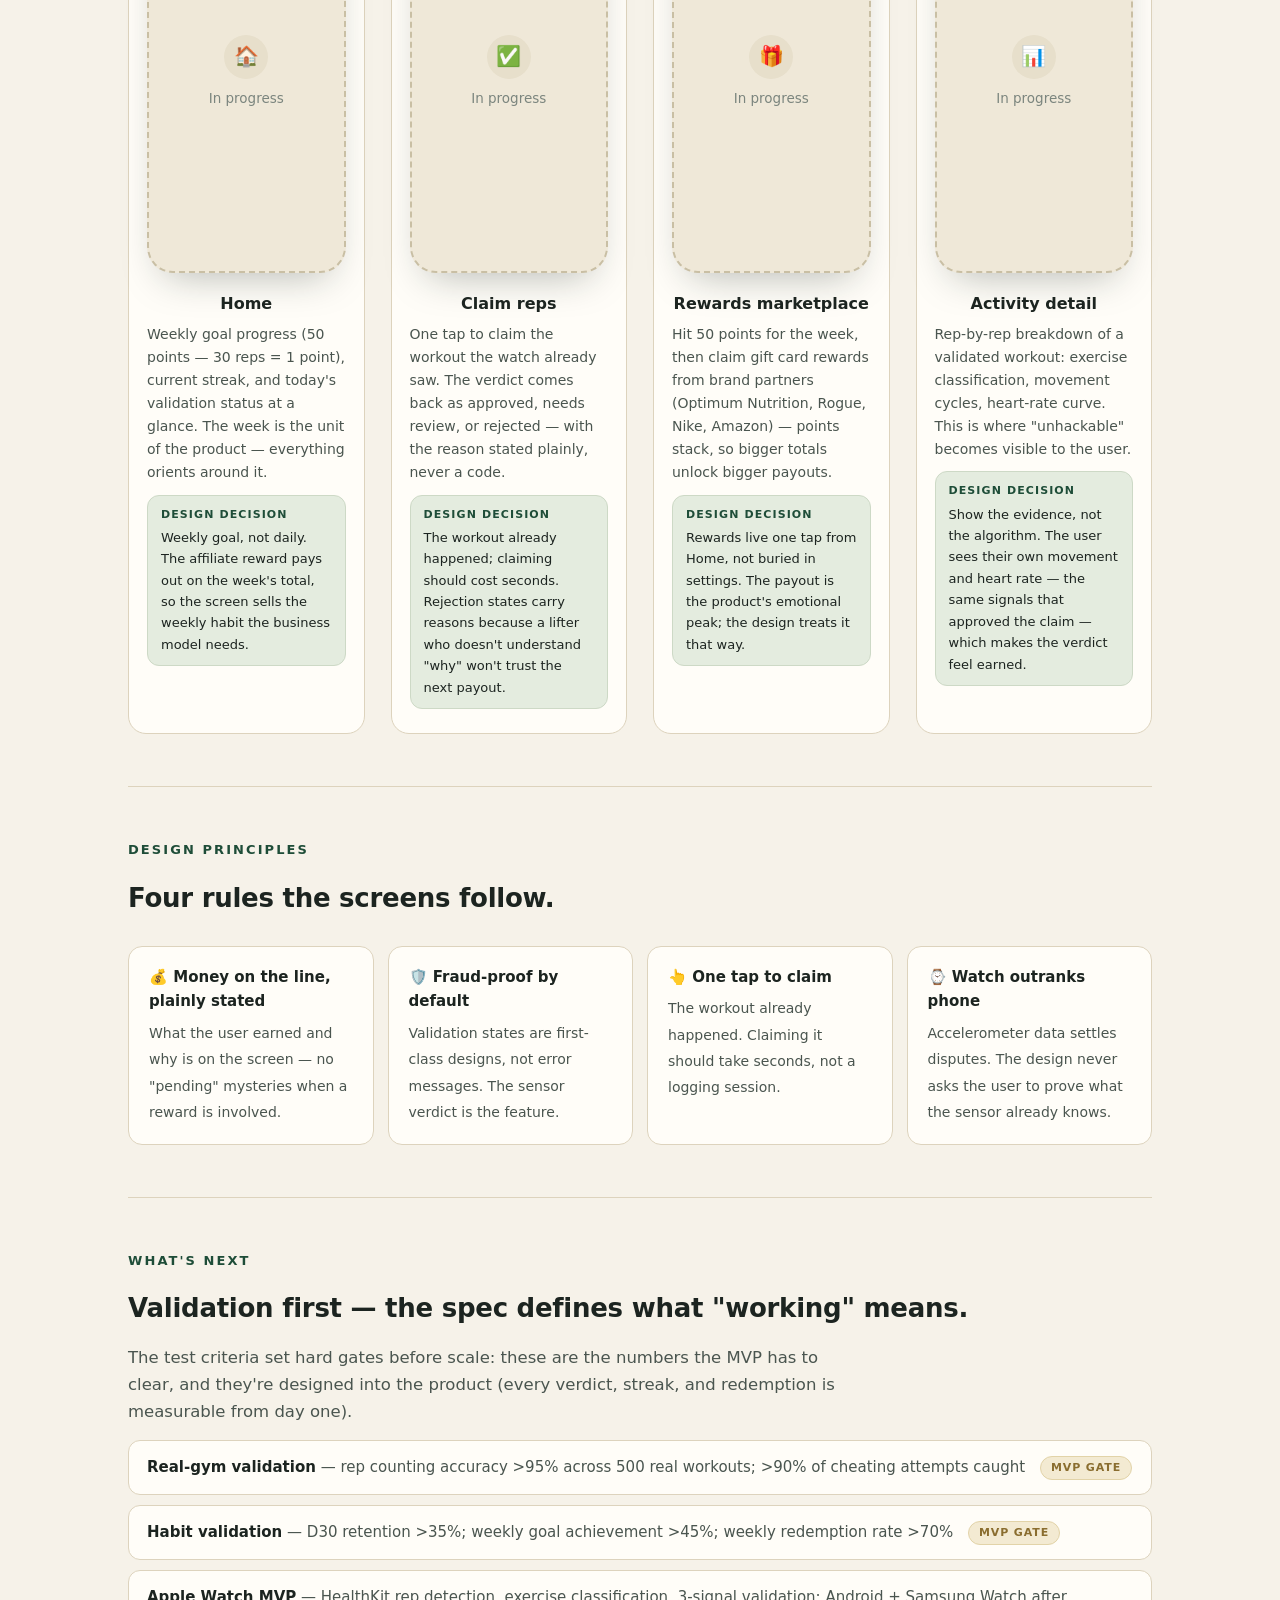
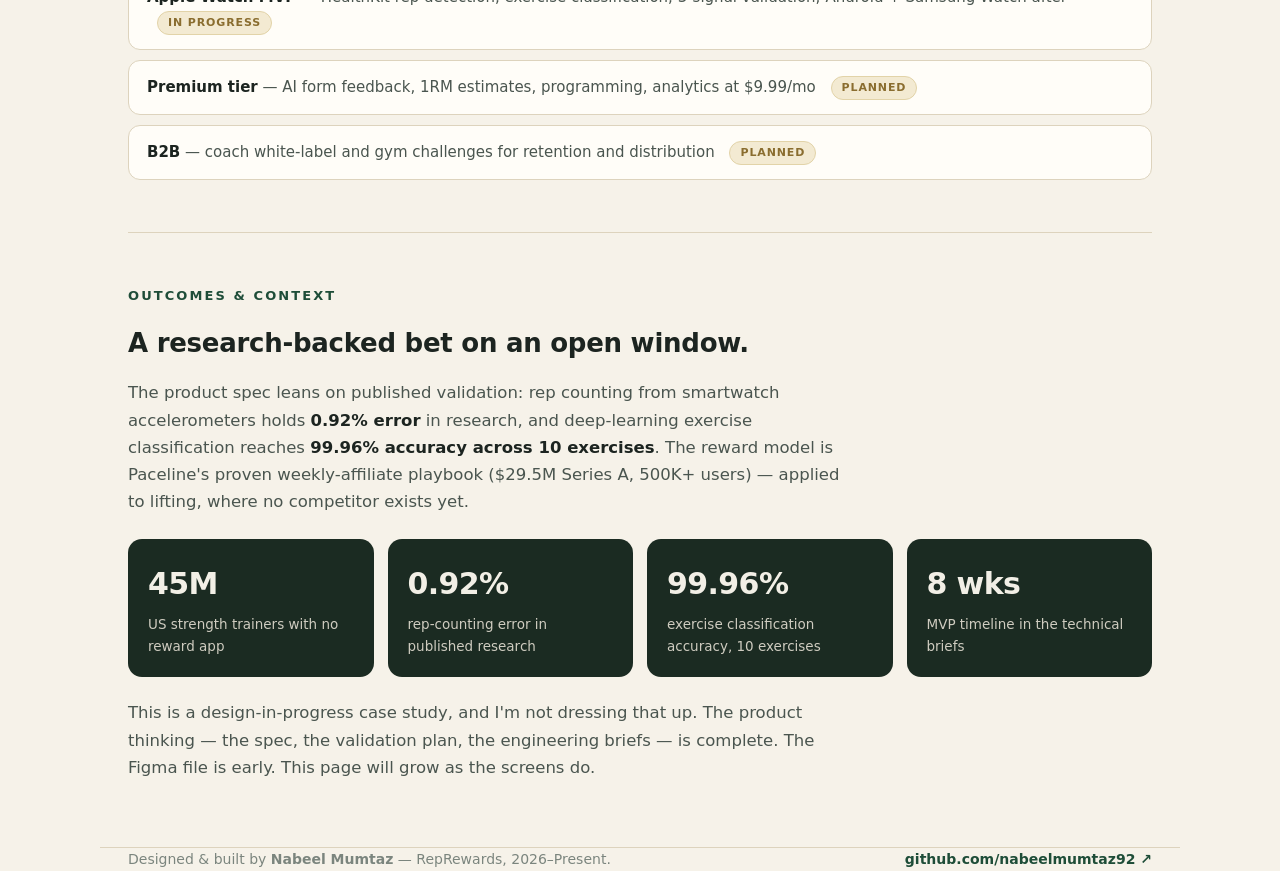
<file: reptracker.html>
<!DOCTYPE html>
<html lang="en">
<head>
<meta charset="UTF-8">
<meta name="viewport" content="width=device-width, initial-scale=1.0">
<title>RepRewards — UX Case Study | Nabeel Mumtaz</title>
<meta name="description" content="UX case study: RepRewards — the step counter for strength training. Unhackable rep validation via Apple Watch, weekly gift-card rewards. Designed and engineered by Nabeel Mumtaz, team of one.">
<style>
/* Shared portfolio styles — per-page accents via body class */
:root{
  --paper:#f6f2e9;
  --paper-deep:#efe8d8;
  --card:#fffdf8;
  --ink:#1c2420;
  --ink-soft:#4a554f;
  --ink-faint:#7b857e;
  --line:#ddd3bd;
  --accent:#1e4d38;
  --accent-deep:#143526;
  --accent-soft:#e4ecdf;
  --accent-line:#cdd9c6;
  --dark:#1b2b22;
  --radius:18px;
}
body.reptr...{
  --accent:#c2410c;
  --accent-deep:#7c2d12;
  --accent-soft:#fdeee2;
  --accent-line:#f0cdb0;
  --dark:#241a10;
}
*{margin:0;padding:0;box-sizing:border-box}
body{
  font-family:"Avenir Next","Segoe UI",system-ui,-apple-system,sans-serif;
  background:var(--paper);
  color:var(--ink);
  line-height:1.65;
  -webkit-font-smoothing:antialiased;
}
.wrap{max-width:1080px;margin:0 auto;padding:0 28px}

/* ---------- nav ---------- */
.nav{
  position:sticky;top:0;z-index:50;
  background:var(--paper);
  border-bottom:1px solid var(--line);
}
.nav-inner{
  max-width:1080px;margin:0 auto;padding:13px 28px;
  display:flex;justify-content:space-between;align-items:center;gap:14px;flex-wrap:wrap;
}
.nav .brand{font-weight:800;font-size:17px;color:var(--ink);text-decoration:none;line-height:1.3}
.nav .brand small{display:block;font-weight:400;color:var(--ink-faint);font-size:11.5px}
.nav-links{display:flex;gap:6px;flex-wrap:wrap}
.nav-links a{
  font-size:14px;font-weight:600;color:var(--ink-soft);text-decoration:none;
  padding:8px 15px;border-radius:999px;
}
.nav-links a:hover{background:var(--accent-soft);color:var(--accent-deep)}
.nav-links a.active{background:var(--accent);color:#fff}

/* ---------- hero ---------- */
.hero{padding:72px 0 48px;text-align:left}
.kicker{
  display:inline-block;font-size:12.5px;font-weight:700;letter-spacing:.14em;text-transform:uppercase;
  color:var(--accent);background:var(--accent-soft);border:1px solid var(--accent-line);
  padding:6px 14px;border-radius:999px;margin-bottom:22px;
}
.hero h1{font-size:clamp(38px,5.4vw,62px);line-height:1.08;letter-spacing:-.02em;font-weight:800;max-width:16ch}
.hero h1 em{font-style:normal;color:var(--accent)}
.hero .lede{font-size:19px;color:var(--ink-soft);max-width:60ch;margin-top:18px}
.meta{display:grid;grid-template-columns:repeat(auto-fit,minmax(160px,1fr));gap:14px;margin-top:36px}
.meta div{background:var(--card);border:1px solid var(--line);border-radius:14px;padding:14px 16px}
.meta dt{font-size:11.5px;font-weight:700;letter-spacing:.1em;text-transform:uppercase;color:var(--ink-faint)}
.meta dd{font-size:15px;font-weight:600;margin-top:4px}

/* ---------- sections ---------- */
section{padding:52px 0;border-top:1px solid var(--line)}
section h2{font-size:13px;font-weight:800;letter-spacing:.16em;text-transform:uppercase;color:var(--accent);margin-bottom:16px}
section h3{font-size:26px;letter-spacing:-.01em;margin-bottom:14px;font-weight:750}
section p{color:var(--ink-soft);max-width:68ch;margin-bottom:14px;font-size:16.5px}
section p strong{color:var(--ink)}
.two{display:grid;grid-template-columns:1fr 1fr;gap:28px}
@media(max-width:760px){.two{grid-template-columns:1fr}}

.callout{background:var(--dark);color:#f2efe6;border-radius:var(--radius);padding:28px 30px;margin-top:8px}
.callout p{color:#d8d4c6;margin:0;font-size:16px}
.callout p strong{color:#fff}

/* ---------- figma live embed ---------- */
.figma-embed{position:relative;width:100%;padding-top:62.5%;border:1px solid var(--line);border-radius:14px;overflow:hidden;background:var(--card);margin-top:18px}
.figma-embed iframe{position:absolute;top:0;left:0;width:100%;height:100%;border:0}
@media (max-width:640px){.figma-embed{padding-top:120%}}

/* ---------- screens ---------- */
.screens{display:grid;grid-template-columns:repeat(auto-fit,minmax(230px,1fr));gap:26px;margin-top:30px}
.screen-card{
  background:var(--card);border:1px solid var(--line);border-radius:var(--radius);
  padding:22px 18px 24px;display:flex;flex-direction:column;align-items:center;
}
.phone{
  width:100%;max-width:250px;border-radius:26px;overflow:hidden;
  box-shadow:0 18px 40px -18px rgba(20,35,28,.35);border:1px solid #cfc4a8;background:var(--paper-deep);
}
.phone img{display:block;width:100%;height:auto}
.phone.placeholder{
  aspect-ratio:445/900;display:flex;flex-direction:column;align-items:center;justify-content:center;
  border:2px dashed #c9bfa4;color:var(--ink-faint);font-size:13.5px;text-align:center;padding:20px;gap:8px;
}
.phone.placeholder .dot{
  width:44px;height:44px;border-radius:50%;background:#e7dfcb;
  display:flex;align-items:center;justify-content:center;font-size:20px;
}
.screen-card h4{font-size:16px;margin:18px 0 6px;font-weight:750}
.screen-card .num{font-size:12px;font-weight:800;color:var(--accent);letter-spacing:.12em;margin-bottom:2px}
.screen-card p{font-size:14px;color:var(--ink-soft);margin-bottom:10px;text-align:left;width:100%}
.screen-card .decision{
  background:var(--accent-soft);border:1px solid var(--accent-line);border-radius:12px;
  padding:10px 13px;font-size:13px;color:var(--ink);width:100%;
}
.screen-card .decision b{
  display:block;font-size:11px;letter-spacing:.1em;text-transform:uppercase;
  color:var(--accent);margin-bottom:3px;
}

/* ---------- feature lists ---------- */
.feat-grid{display:grid;grid-template-columns:repeat(auto-fit,minmax(240px,1fr));gap:14px;margin-top:24px}
.feat{background:var(--card);border:1px solid var(--line);border-radius:14px;padding:18px 20px}
.feat b{display:block;margin-bottom:6px;font-size:15px}
.feat span{font-size:14px;color:var(--ink-soft)}

/* ---------- design system ---------- */
.principles{margin-top:26px;display:grid;grid-template-columns:repeat(auto-fit,minmax(240px,1fr));gap:14px}
.principle{background:var(--card);border:1px solid var(--line);border-radius:14px;padding:18px 20px}
.principle b{display:block;margin-bottom:6px;font-size:15px}
.principle span{font-size:14px;color:var(--ink-soft)}

/* ---------- what's next ---------- */
.next-list{list-style:none;margin-top:6px;display:grid;gap:10px}
.next-list li{background:var(--card);border:1px solid var(--line);border-radius:12px;padding:14px 18px;font-size:15px;color:var(--ink-soft)}
.next-list li b{color:var(--ink)}
.next-list li .tag{
  display:inline-block;font-size:11px;font-weight:700;letter-spacing:.08em;text-transform:uppercase;
  color:#8a6d2f;background:#f3ead2;border:1px solid #e2d3a8;border-radius:999px;
  padding:2px 10px;margin-left:10px;vertical-align:1px;
}

/* ---------- outcomes ---------- */
.stats{display:grid;grid-template-columns:repeat(auto-fit,minmax(180px,1fr));gap:14px;margin-top:24px}
.stat{background:var(--dark);color:#f2efe6;border-radius:14px;padding:20px}
.stat .n{font-size:30px;font-weight:800;letter-spacing:-.02em}
.stat .t{font-size:13.5px;color:#cfccc0;margin-top:4px}

footer{
  border-top:1px solid var(--line);padding:34px 0 48px;display:flex;justify-content:space-between;
  align-items:center;flex-wrap:wrap;gap:12px;color:var(--ink-faint);font-size:14px;
}
footer a{color:var(--accent);font-weight:600;text-decoration:none}
footer a:hover{text-decoration:underline}

</style>
</head>
<body class="reptr...">

<nav class="nav">
  <div class="nav-inner">
    <a class="brand" href="index.html">Nabeel Mumtaz<small>Full Stack Software Engineer &amp; UX/UI Designer</small></a>
    <div class="nav-links">
      <a href="index.html">Home</a>
      <a href="returnit.html">Return It</a>
            <a href="rishtaaunty.html">RishtaAunty</a>
      <a href="reptracker.html" class="active">RepRewards</a>
            <a href="vscodeportal.html">VSCode Portal</a>
      <a href="about.html">About</a>
      <a href="resume.pdf" target="_blank" rel="noopener">Resume</a>
    </div>
  </div>
</nav>

<div class="wrap">
  <div class="hero">
    <span class="kicker">UX Case Study · iOS + Watch App</span>
    <h1>RepRewards. <em>The step counter for strength training.</em></h1>
    <p class="lede">Designing an app that turns gym reps into weekly gift-card rewards. Apple Watch sensors validate every rep automatically — three signals have to agree before a claim pays out — so lifters can earn real gift cards for work that can't be faked. Product spec, nine technical briefs, and a validation plan are done; designs are being built in Figma now.</p>
    <dl class="meta">
      <div><dt>Role</dt><dd>Founder, Engineer &amp; Designer</dd></div>
      <div><dt>Timeline</dt><dd>2026 – Present</dd></div>
      <div><dt>Platform</dt><dd>iOS + Apple Watch</dd></div>
      <div><dt>Status</dt><dd>MVP in progress · designs in Figma</dd></div>
    </dl>
  </div>

  <section>
    <h2>The problem</h2>
    <h3>45 million Americans lift weights. Nobody rewards them.</h3>
    <p>Walkers have Steppa, runners have Strava — but lifters have nothing. Step-counting reward apps work because steps auto-track and can't be faked. Strength training is different: reps require manual logging, and manual logging invites fraud.</p>
    <p>Existing answers both miss. Video-proof apps add real friction — nobody films every set. Manual-logging apps just trust the honor system with money on the line. <strong>RepRewards is the gap:</strong> a frictionless, unhackable way for lifters to earn cash for their reps.</p>
  </section>

  <section>
    <h2>The approach</h2>
    <h3>The watch is ground truth.</h3>
    <div class="two">
      <div>
        <p>The design rests on a validation idea, not a form. The user does a workout and claims "45 bench reps." The Apple Watch's accelerometer already detected the rep motion — so the system checks three signals: <strong>accelerometer</strong> (did the watch detect 45 movement cycles?), <strong>physiology</strong> (is 45 reps realistic for the duration?), and <strong>heart rate</strong> (did HR elevate appropriately?). All three align → the entry is approved and the user qualifies for the weekly reward. Claim 100 while the watch saw 45 → rejected. It's impossible to fake all three at once.</p>
      </div>
      <div>
        <p>That shifts the UX job: the app doesn't need to capture the workout, just to <strong>claim it in one tap</strong> and make the verdict trustworthy. The validation states — approved, needs review, rejected — are designed like the product itself, because when money is on the line, a confusing "why did my claim fail?" screen is a trust crisis, not an error message.</p>
      </div>
    </div>
    <div class="callout">
      <p><strong>Designing as the engineer changes the designs.</strong> Every verdict the UI can show maps 1:1 to a backend validation state from the technical spec. The weekly goal, streak, and reward marketplace all run off the same rep ledger — nothing on screen is a mockup of data that doesn't exist yet.</p>
    </div>
  </section>

  <section>
    <h2>Live prototype</h2>
    <h3>Explore the Figma prototype.</h3>
    <p>This embed loads the live published site, so it updates as the designs evolve. <a href="https://frown-chorus-86480069.figma.site" target="_blank" rel="noopener">Open the live site &rarr;</a></p>
    <div class="figma-embed">
      <iframe src="https://frown-chorus-86480069.figma.site" allowfullscreen loading="lazy" title="RepRewards live prototype"></iframe>
    </div>
  </section>

  <section>
    <h2>The screens</h2>
    <h3>Designs in progress — the core loop is mapped.</h3>
    <p>The Figma file is still early, so these are the flows being designed, not finished screens. Each one does exactly one job in the weekly habit loop.</p>

    <div class="screens">
      <div class="screen-card">
        <div class="num">01</div>
        <div class="phone placeholder"><span class="dot">🏠</span><span>In progress</span></div>
        <h4>Home</h4>
        <p>Weekly goal progress (50 points — 30 reps = 1 point), current streak, and today's validation status at a glance. The week is the unit of the product — everything orients around it.</p>
        <div class="decision"><b>Design decision</b>Weekly goal, not daily. The affiliate reward pays out on the week's total, so the screen sells the weekly habit the business model needs.</div>
      </div>

      <div class="screen-card">
        <div class="num">02</div>
        <div class="phone placeholder"><span class="dot">✅</span><span>In progress</span></div>
        <h4>Claim reps</h4>
        <p>One tap to claim the workout the watch already saw. The verdict comes back as approved, needs review, or rejected — with the reason stated plainly, never a code.</p>
        <div class="decision"><b>Design decision</b>The workout already happened; claiming should cost seconds. Rejection states carry reasons because a lifter who doesn't understand "why" won't trust the next payout.</div>
      </div>

      <div class="screen-card">
        <div class="num">03</div>
        <div class="phone placeholder"><span class="dot">🎁</span><span>In progress</span></div>
        <h4>Rewards marketplace</h4>
        <p>Hit 50 points for the week, then claim gift card rewards from brand partners (Optimum Nutrition, Rogue, Nike, Amazon) — points stack, so bigger totals unlock bigger payouts.</p>
        <div class="decision"><b>Design decision</b>Rewards live one tap from Home, not buried in settings. The payout is the product's emotional peak; the design treats it that way.</div>
      </div>

      <div class="screen-card">
        <div class="num">04</div>
        <div class="phone placeholder"><span class="dot">📊</span><span>In progress</span></div>
        <h4>Activity detail</h4>
        <p>Rep-by-rep breakdown of a validated workout: exercise classification, movement cycles, heart-rate curve. This is where "unhackable" becomes visible to the user.</p>
        <div class="decision"><b>Design decision</b>Show the evidence, not the algorithm. The user sees their own movement and heart rate — the same signals that approved the claim — which makes the verdict feel earned.</div>
      </div>
    </div>
  </section>

  <section>
    <h2>Design principles</h2>
    <h3>Four rules the screens follow.</h3>

    <div class="principles">
      <div class="principle"><b>💰 Money on the line, plainly stated</b><span>What the user earned and why is on the screen — no "pending" mysteries when a reward is involved.</span></div>
      <div class="principle"><b>🛡️ Fraud-proof by default</b><span>Validation states are first-class designs, not error messages. The sensor verdict is the feature.</span></div>
      <div class="principle"><b>👆 One tap to claim</b><span>The workout already happened. Claiming it should take seconds, not a logging session.</span></div>
      <div class="principle"><b>⌚ Watch outranks phone</b><span>Accelerometer data settles disputes. The design never asks the user to prove what the sensor already knows.</span></div>
    </div>
  </section>

  <section>
    <h2>What's next</h2>
    <h3>Validation first — the spec defines what "working" means.</h3>
    <p>The test criteria set hard gates before scale: these are the numbers the MVP has to clear, and they're designed into the product (every verdict, streak, and redemption is measurable from day one).</p>
    <ul class="next-list">
      <li><b>Real-gym validation</b> — rep counting accuracy &gt;95% across 500 real workouts; &gt;90% of cheating attempts caught <span class="tag">MVP gate</span></li>
      <li><b>Habit validation</b> — D30 retention &gt;35%; weekly goal achievement &gt;45%; weekly redemption rate &gt;70% <span class="tag">MVP gate</span></li>
      <li><b>Apple Watch MVP</b> — HealthKit rep detection, exercise classification, 3-signal validation; Android + Samsung Watch after <span class="tag">In progress</span></li>
      <li><b>Premium tier</b> — AI form feedback, 1RM estimates, programming, analytics at $9.99/mo <span class="tag">Planned</span></li>
      <li><b>B2B</b> — coach white-label and gym challenges for retention and distribution <span class="tag">Planned</span></li>
    </ul>
  </section>

  <section>
    <h2>Outcomes &amp; context</h2>
    <h3>A research-backed bet on an open window.</h3>
    <p>The product spec leans on published validation: rep counting from smartwatch accelerometers holds <strong>0.92% error</strong> in research, and deep-learning exercise classification reaches <strong>99.96% accuracy across 10 exercises</strong>. The reward model is Paceline's proven weekly-affiliate playbook ($29.5M Series A, 500K+ users) — applied to lifting, where no competitor exists yet.</p>
    <div class="stats">
      <div class="stat"><div class="n">45M</div><div class="t">US strength trainers with no reward app</div></div>
      <div class="stat"><div class="n">0.92%</div><div class="t">rep-counting error in published research</div></div>
      <div class="stat"><div class="n">99.96%</div><div class="t">exercise classification accuracy, 10 exercises</div></div>
      <div class="stat"><div class="n">8 wks</div><div class="t">MVP timeline in the technical briefs</div></div>
    </div>
    <p style="margin-top:22px">This is a design-in-progress case study, and I'm not dressing that up. The product thinking — the spec, the validation plan, the engineering briefs — is complete. The Figma file is early. This page will grow as the screens do.</p>
  </section>

</div>

<footer class="wrap">
  <div>Designed &amp; built by <b>Nabeel Mumtaz</b> — RepRewards, 2026–Present.</div>
  <div><a href="https://github.com/nabeelmumtaz92" target="_blank" rel="noopener">github.com/nabeelmumtaz92 ↗</a></div>
</footer>

</body>
</html>
</file>
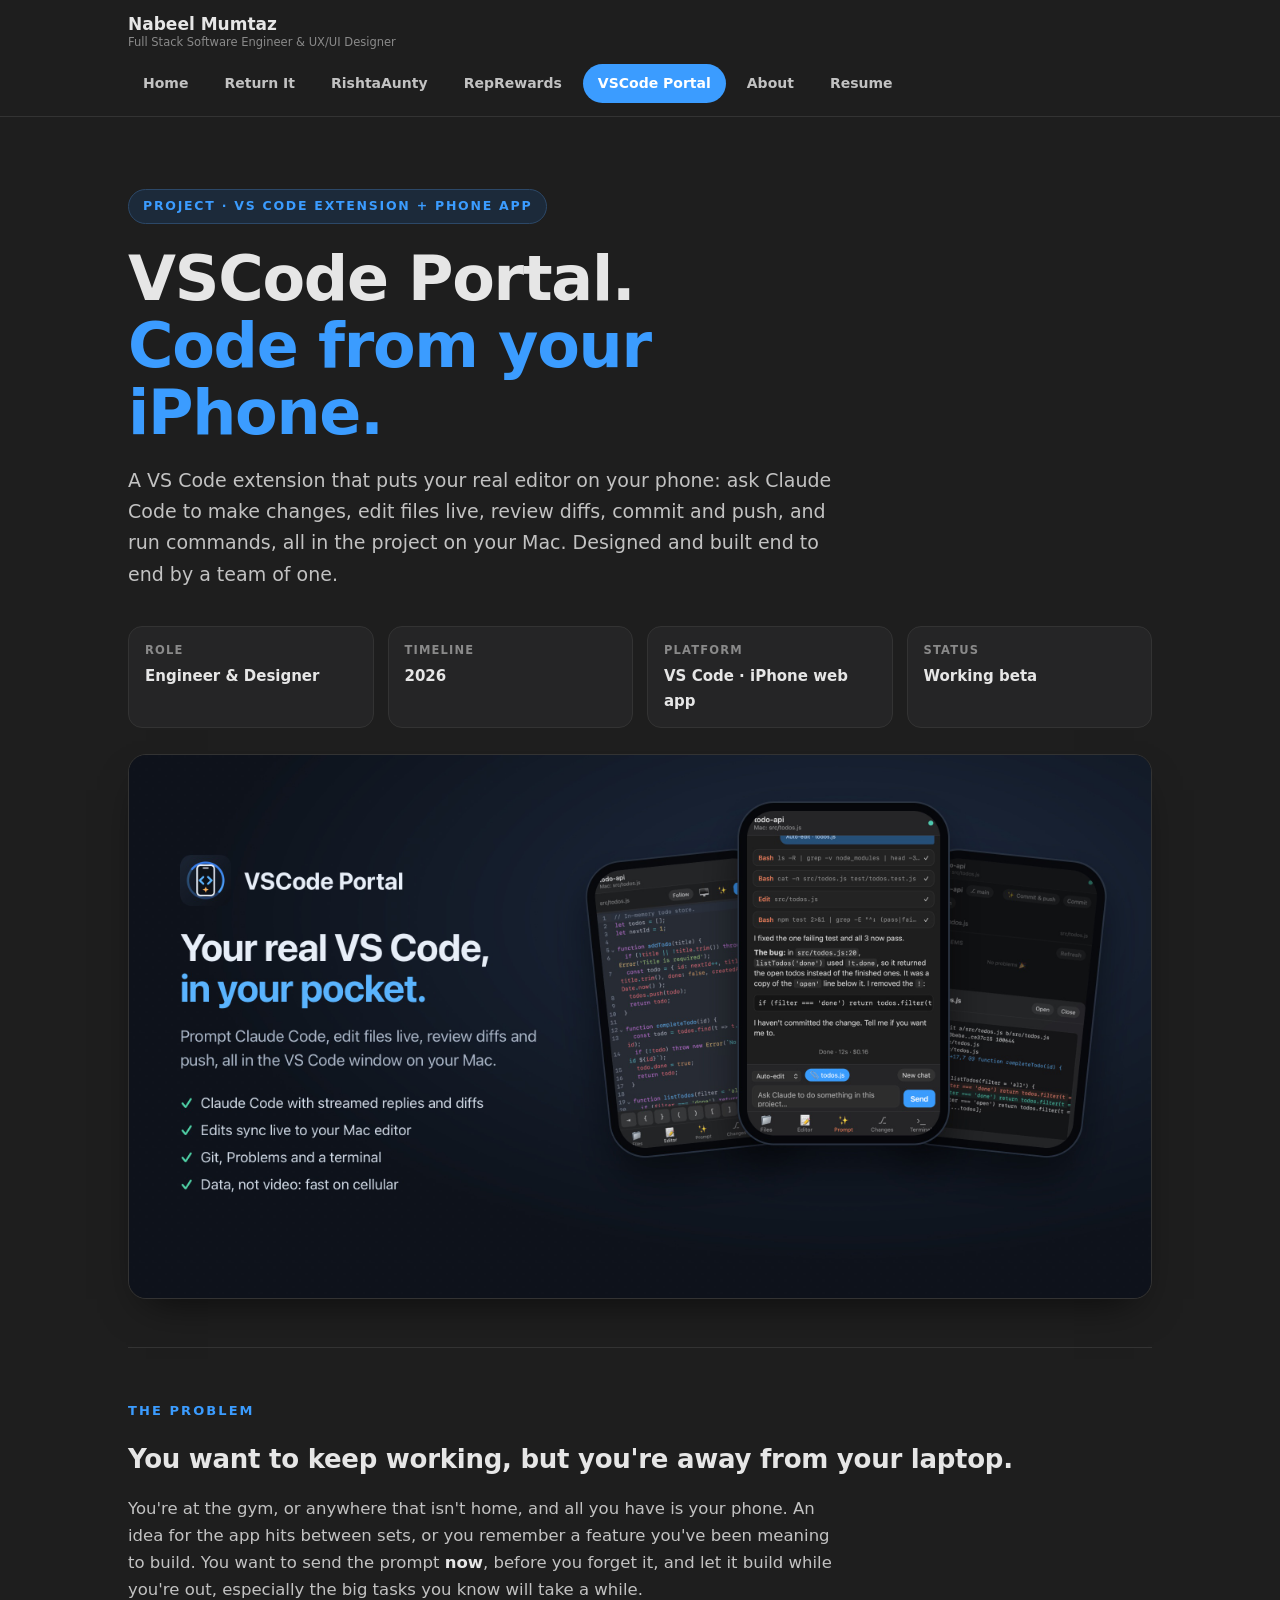
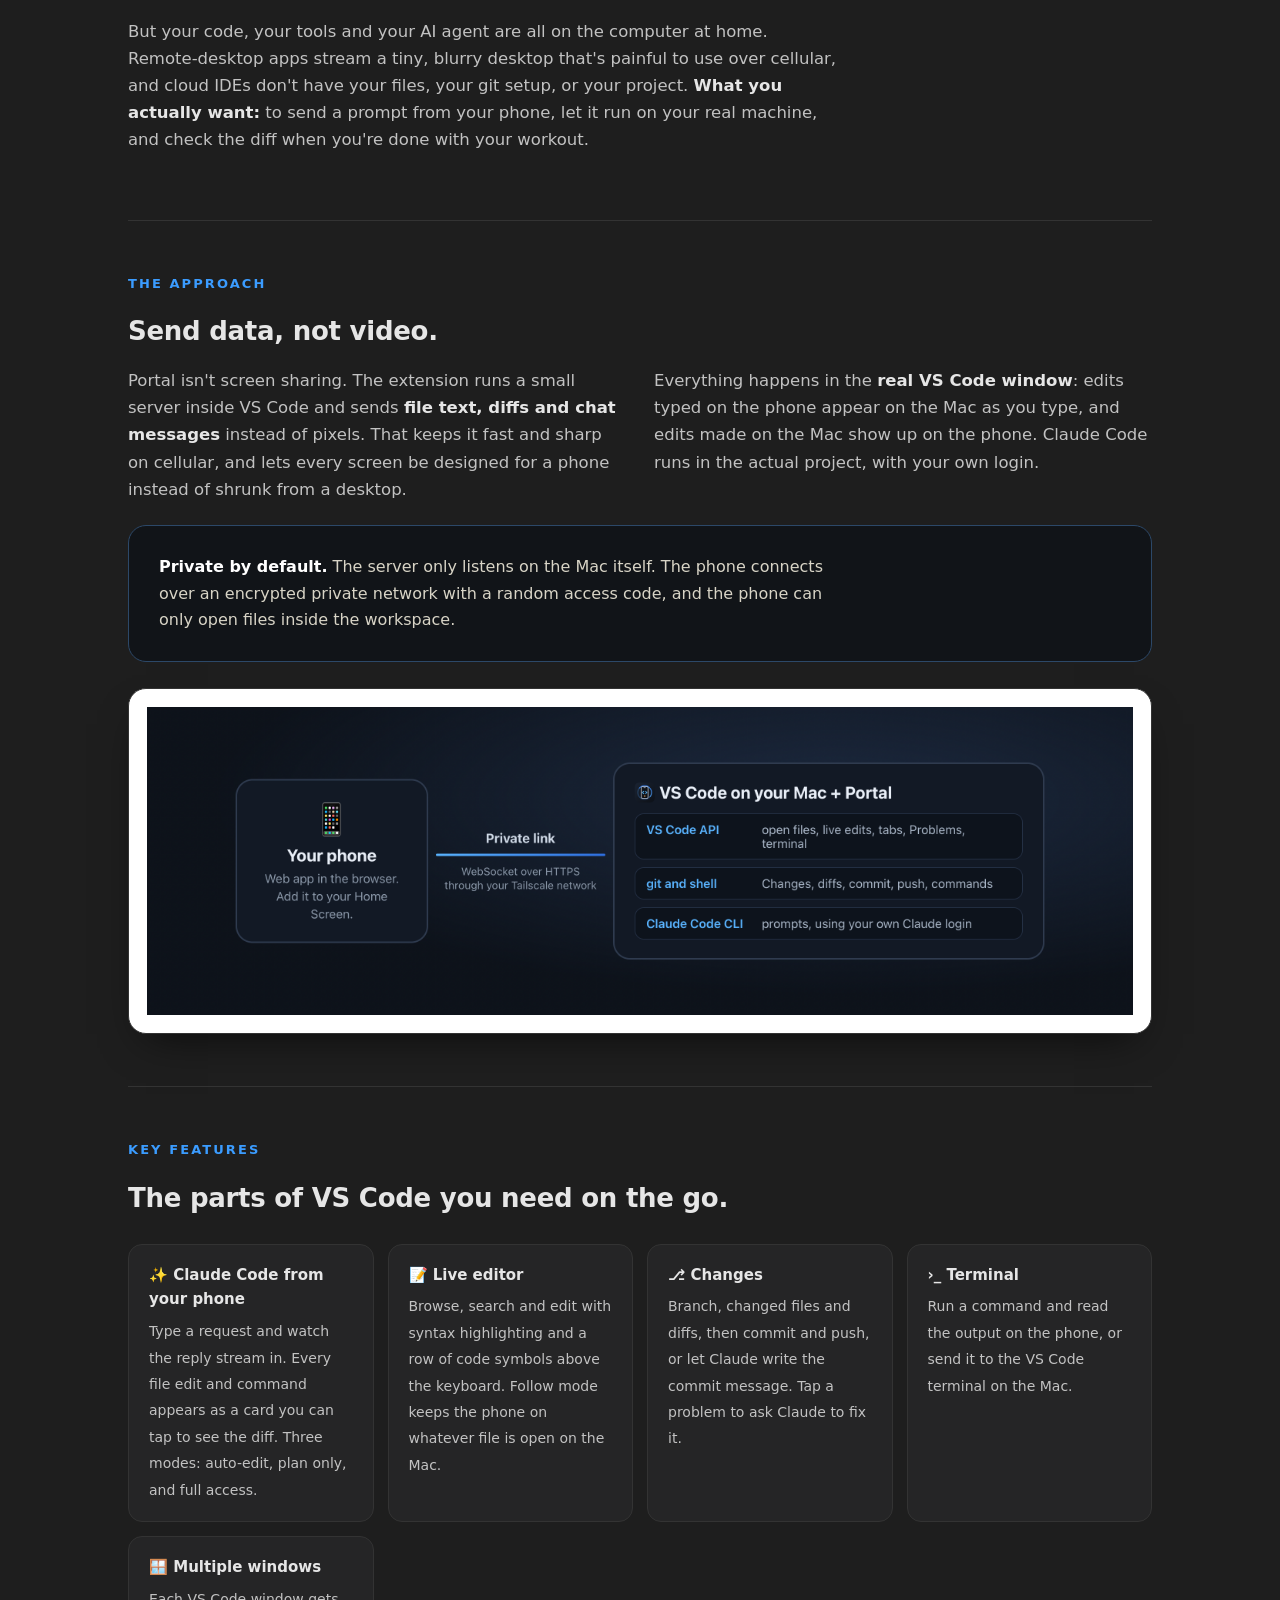
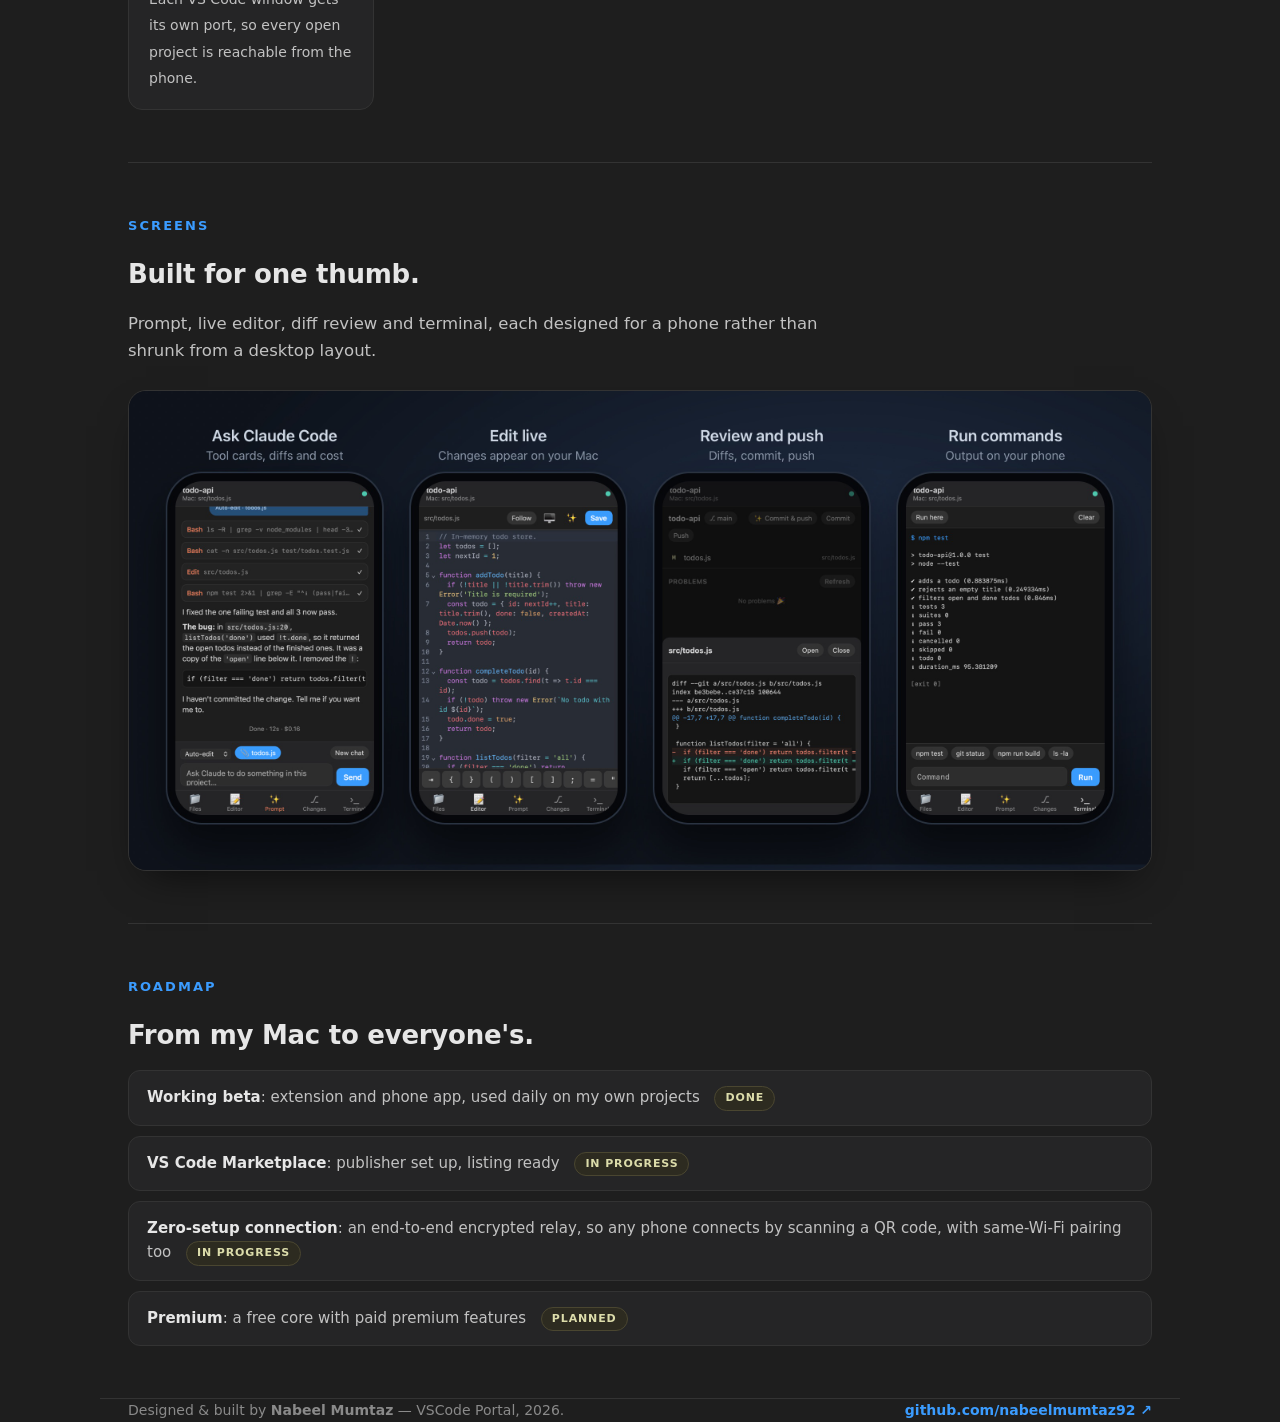
<file: vscodeportal.html>
<!DOCTYPE html>
<html lang="en">
<head>
<meta charset="UTF-8">
<meta name="viewport" content="width=device-width, initial-scale=1.0">
<title>VSCode Portal — Nabeel Mumtaz</title>
<meta name="description" content="VSCode Portal: code from your iPhone — connect your phone to VS Code on a Mac. Designed and engineered by Nabeel Mumtaz.">
<style>
/* Shared portfolio styles — per-page accents via body class */
:root{
  --paper:#f6f2e9;
  --paper-deep:#efe8d8;
  --card:#fffdf8;
  --ink:#1c2420;
  --ink-soft:#4a554f;
  --ink-faint:#7b857e;
  --line:#ddd3bd;
  --accent:#1e4d38;
  --accent-deep:#143526;
  --accent-soft:#e4ecdf;
  --accent-line:#cdd9c6;
  --dark:#1b2b22;
  --radius:18px;
}
body.fleetfuel{
  --accent:#1b4d6b;
  --accent-deep:#12334a;
  --accent-soft:#e2ecf3;
  --accent-line:#c3d5e2;
  --dark:#14293a;
}
body.rishtaaunty{
  --paper:#f8f3ea;
  --paper-deep:#f1e8d8;
  --line:#e3d6bd;
  --accent:#8b2c2c;
  --accent-deep:#651f1f;
  --accent-soft:#f7e6e9;
  --accent-line:#e3c2c8;
  --dark:#3a2020;
}
*{margin:0;padding:0;box-sizing:border-box}
body{
  font-family:"Avenir Next","Segoe UI",system-ui,-apple-system,sans-serif;
  background:var(--paper);
  color:var(--ink);
  line-height:1.65;
  -webkit-font-smoothing:antialiased;
}
.wrap{max-width:1080px;margin:0 auto;padding:0 28px}

/* ---------- nav ---------- */
.nav{
  position:sticky;top:0;z-index:50;
  background:var(--paper);
  border-bottom:1px solid var(--line);
}
.nav-inner{
  max-width:1080px;margin:0 auto;padding:13px 28px;
  display:flex;justify-content:space-between;align-items:center;gap:14px;flex-wrap:wrap;
}
.nav .brand{font-weight:800;font-size:17px;color:var(--ink);text-decoration:none;line-height:1.3}
.nav .brand small{display:block;font-weight:400;color:var(--ink-faint);font-size:11.5px}
.nav-links{display:flex;gap:6px;flex-wrap:wrap}
.nav-links a{
  font-size:14px;font-weight:600;color:var(--ink-soft);text-decoration:none;
  padding:8px 15px;border-radius:999px;
}
.nav-links a:hover{background:var(--accent-soft);color:var(--accent-deep)}
.nav-links a.active{background:var(--accent);color:#fff}

/* ---------- hero ---------- */
.hero{padding:72px 0 48px;text-align:left}
.kicker{
  display:inline-block;font-size:12.5px;font-weight:700;letter-spacing:.14em;text-transform:uppercase;
  color:var(--accent);background:var(--accent-soft);border:1px solid var(--accent-line);
  padding:6px 14px;border-radius:999px;margin-bottom:22px;
}
.hero h1{font-size:clamp(38px,5.4vw,62px);line-height:1.08;letter-spacing:-.02em;font-weight:800;max-width:16ch}
.hero h1 em{font-style:normal;color:var(--accent)}
.hero .lede{font-size:19px;color:var(--ink-soft);max-width:60ch;margin-top:18px}
.meta{display:grid;grid-template-columns:repeat(auto-fit,minmax(160px,1fr));gap:14px;margin-top:36px}
.meta div{background:var(--card);border:1px solid var(--line);border-radius:14px;padding:14px 16px}
.meta dt{font-size:11.5px;font-weight:700;letter-spacing:.1em;text-transform:uppercase;color:var(--ink-faint)}
.meta dd{font-size:15px;font-weight:600;margin-top:4px}

/* ---------- sections ---------- */
section{padding:52px 0;border-top:1px solid var(--line)}
section h2{font-size:13px;font-weight:800;letter-spacing:.16em;text-transform:uppercase;color:var(--accent);margin-bottom:16px}
section h3{font-size:26px;letter-spacing:-.01em;margin-bottom:14px;font-weight:750}
section p{color:var(--ink-soft);max-width:68ch;margin-bottom:14px;font-size:16.5px}
section p strong{color:var(--ink)}
.two{display:grid;grid-template-columns:1fr 1fr;gap:28px}
@media(max-width:760px){.two{grid-template-columns:1fr}}

.callout{background:var(--dark);color:#f2efe6;border-radius:var(--radius);padding:28px 30px;margin-top:8px}
.callout p{color:#d8d4c6;margin:0;font-size:16px}
.callout p strong{color:#fff}

/* ---------- home project cards ---------- */
.cards{display:grid;grid-template-columns:repeat(auto-fit,minmax(280px,1fr));gap:22px;margin-top:34px}
.card{
  background:var(--card);border:1px solid var(--line);border-radius:var(--radius);
  padding:28px;display:flex;flex-direction:column;position:relative;overflow:hidden;
}
.card::before{content:"";position:absolute;top:0;left:0;right:0;height:5px;background:var(--card-accent,var(--accent))}
.card .status{
  display:inline-block;align-self:flex-start;font-size:11.5px;font-weight:700;letter-spacing:.1em;text-transform:uppercase;
  color:var(--card-accent,var(--accent));background:var(--accent-soft);border:1px solid var(--accent-line);
  border-radius:999px;padding:4px 12px;margin-bottom:16px;
}
.card h3{font-size:24px;margin-bottom:10px;font-weight:750}
.card p{font-size:15px;color:var(--ink-soft);margin-bottom:14px}
.card .stack{font-size:13px;color:var(--ink-faint);margin-bottom:22px}
.card a.cta{
  margin-top:auto;align-self:flex-start;font-size:14.5px;font-weight:700;color:#fff;text-decoration:none;
  background:var(--card-accent,var(--accent));padding:10px 20px;border-radius:999px;
}
.card a.cta:hover{background:var(--accent-deep)}

/* ---------- screens ---------- */
.screens{display:grid;grid-template-columns:repeat(auto-fit,minmax(230px,1fr));gap:26px;margin-top:30px}
.screen-card{
  background:var(--card);border:1px solid var(--line);border-radius:var(--radius);
  padding:22px 18px 24px;display:flex;flex-direction:column;align-items:center;
}
.phone{
  width:100%;max-width:250px;border-radius:26px;overflow:hidden;
  box-shadow:0 18px 40px -18px rgba(20,35,28,.35);border:1px solid #cfc4a8;background:var(--paper-deep);
}
.phone img{display:block;width:100%;height:auto}
.phone.placeholder{
  aspect-ratio:445/900;display:flex;flex-direction:column;align-items:center;justify-content:center;
  border:2px dashed #c9bfa4;color:var(--ink-faint);font-size:13.5px;text-align:center;padding:20px;gap:8px;
}
.phone.placeholder .dot{
  width:44px;height:44px;border-radius:50%;background:#e7dfcb;
  display:flex;align-items:center;justify-content:center;font-size:20px;
}
.screen-card h4{font-size:16px;margin:18px 0 6px;font-weight:750}
.screen-card .num{font-size:12px;font-weight:800;color:var(--accent);letter-spacing:.12em;margin-bottom:2px}
.screen-card p{font-size:14px;color:var(--ink-soft);margin-bottom:10px;text-align:left;width:100%}
.screen-card .decision{
  background:var(--accent-soft);border:1px solid var(--accent-line);border-radius:12px;
  padding:10px 13px;font-size:13px;color:var(--ink);width:100%;
}
.screen-card .decision b{
  display:block;font-size:11px;letter-spacing:.1em;text-transform:uppercase;
  color:var(--accent);margin-bottom:3px;
}

/* ---------- feature lists ---------- */
.feat-grid{display:grid;grid-template-columns:repeat(auto-fit,minmax(240px,1fr));gap:14px;margin-top:24px}
.feat{background:var(--card);border:1px solid var(--line);border-radius:14px;padding:18px 20px}
.feat b{display:block;margin-bottom:6px;font-size:15px}
.feat span{font-size:14px;color:var(--ink-soft)}

/* ---------- design system ---------- */
.swatches{display:grid;grid-template-columns:repeat(auto-fit,minmax(150px,1fr));gap:14px;margin-top:22px}
.swatch{border-radius:14px;overflow:hidden;border:1px solid var(--line);background:var(--card)}
.swatch .chip{height:86px}
.swatch .lbl{padding:10px 13px;font-size:13px}
.swatch .lbl b{display:block;font-size:13.5px}
.swatch .lbl span{color:var(--ink-faint);font-family:ui-monospace,Menlo,monospace;font-size:12px}
.principles{margin-top:26px;display:grid;grid-template-columns:repeat(auto-fit,minmax(240px,1fr));gap:14px}
.principle{background:var(--card);border:1px solid var(--line);border-radius:14px;padding:18px 20px}
.principle b{display:block;margin-bottom:6px;font-size:15px}
.principle span{font-size:14px;color:var(--ink-soft)}

/* ---------- what's next ---------- */
.next-list{list-style:none;margin-top:6px;display:grid;gap:10px}
.next-list li{background:var(--card);border:1px solid var(--line);border-radius:12px;padding:14px 18px;font-size:15px;color:var(--ink-soft)}
.next-list li b{color:var(--ink)}
.next-list li .tag{
  display:inline-block;font-size:11px;font-weight:700;letter-spacing:.08em;text-transform:uppercase;
  color:#8a6d2f;background:#f3ead2;border:1px solid #e2d3a8;border-radius:999px;
  padding:2px 10px;margin-left:10px;vertical-align:1px;
}

/* ---------- outcomes ---------- */
.stats{display:grid;grid-template-columns:repeat(auto-fit,minmax(180px,1fr));gap:14px;margin-top:24px}
.stat{background:var(--dark);color:#f2efe6;border-radius:14px;padding:20px}
.stat .n{font-size:30px;font-weight:800;letter-spacing:-.02em}
.stat .t{font-size:13.5px;color:#cfccc0;margin-top:4px}

footer{
  border-top:1px solid var(--line);padding:34px 0 48px;display:flex;justify-content:space-between;
  align-items:center;flex-wrap:wrap;gap:12px;color:var(--ink-faint);font-size:14px;
}
footer a{color:var(--accent);font-weight:600;text-decoration:none}
footer a:hover{text-decoration:underline}

/* VSCode Portal: same dark theme as the phone app */
body.vscodeportal{--paper:#1e1e1e;--paper-deep:#252526;--card:#252526;--ink:#e6e6e6;--ink-soft:#c2c2c2;--ink-faint:#8a8a8a;--line:#333;
  --accent:#3b9cff;--accent-deep:#1f7fe0;--accent-soft:#1c2a3a;--accent-line:#2c4868;--dark:#111418}
body.vscodeportal .callout{border:1px solid #2c4868}
body.vscodeportal .tag{color:#dcdcaa;background:#2d2b20;border-color:#4a4630}
body.vscodeportal .feat b{color:var(--ink)}
body.vscodeportal .hero h1 em{color:var(--accent)}
body.vscodeportal .claude{color:#d97757}
.wide-shot{margin-top:26px;border-radius:var(--radius);overflow:hidden;border:1px solid var(--line);box-shadow:0 18px 40px -22px rgba(0,0,0,.6)}
.wide-shot img{display:block;width:100%;height:auto}
.wide-shot.light{background:#fff;padding:18px}
body.vscodeportal .wide-shot{box-shadow:0 18px 40px -18px rgba(0,0,0,.7)}
</style>
</head>
<body class="vscodeportal">

<nav class="nav">
  <div class="nav-inner">
    <a class="brand" href="index.html">Nabeel Mumtaz<small>Full Stack Software Engineer &amp; UX/UI Designer</small></a>
    <div class="nav-links">
      <a href="index.html">Home</a>
      <a href="returnit.html">Return It</a>
            <a href="rishtaaunty.html">RishtaAunty</a>
      <a href="reptracker.html">RepRewards</a>
            <a href="vscodeportal.html" class="active">VSCode Portal</a>
      <a href="about.html">About</a>
      <a href="resume.pdf" target="_blank" rel="noopener">Resume</a>
    </div>
  </div>
</nav>

<div class="wrap">
  <div class="hero">
    <span class="kicker">Project · VS Code Extension + Phone App</span>
    <h1>VSCode Portal. <em>Code from your iPhone.</em></h1>
    <p class="lede">A VS Code extension that puts your real editor on your phone: ask Claude Code to make changes, edit files live, review diffs, commit and push, and run commands, all in the project on your Mac. Designed and built end to end by a team of one.</p>
    <dl class="meta">
      <div><dt>Role</dt><dd>Engineer &amp; Designer</dd></div>
      <div><dt>Timeline</dt><dd>2026</dd></div>
      <div><dt>Platform</dt><dd>VS Code · iPhone web app</dd></div>
      <div><dt>Status</dt><dd>Working beta</dd></div>
    </dl>
    <div class="wide-shot"><img src="screens/vscodeportal-hero.jpg" alt="VSCode Portal on an iPhone: Claude Code fixing a failing test"></div>
  </div>

  <section>
    <h2>The problem</h2>
    <h3>You want to keep working, but you're away from your laptop.</h3>
    <p>You're at the gym, or anywhere that isn't home, and all you have is your phone. An idea for the app hits between sets, or you remember a feature you've been meaning to build. You want to send the prompt <strong>now</strong>, before you forget it, and let it build while you're out, especially the big tasks you know will take a while.</p>
    <p>But your code, your tools and your AI agent are all on the computer at home. Remote-desktop apps stream a tiny, blurry desktop that's painful to use over cellular, and cloud IDEs don't have your files, your git setup, or your project. <strong>What you actually want:</strong> to send a prompt from your phone, let it run on your real machine, and check the diff when you're done with your workout.</p>
  </section>

  <section>
    <h2>The approach</h2>
    <h3>Send data, not video.</h3>
    <div class="two">
      <div><p>Portal isn't screen sharing. The extension runs a small server inside VS Code and sends <strong>file text, diffs and chat messages</strong> instead of pixels. That keeps it fast and sharp on cellular, and lets every screen be designed for a phone instead of shrunk from a desktop.</p></div>
      <div><p>Everything happens in the <strong>real VS Code window</strong>: edits typed on the phone appear on the Mac as you type, and edits made on the Mac show up on the phone. Claude Code runs in the actual project, with your own login.</p></div>
    </div>
    <div class="callout"><p><strong>Private by default.</strong> The server only listens on the Mac itself. The phone connects over an encrypted private network with a random access code, and the phone can only open files inside the workspace.</p></div>
    <div class="wide-shot light"><img src="screens/vscodeportal-how.png" alt="How VSCode Portal connects a phone to VS Code on a Mac"></div>
  </section>

  <section>
    <h2>Key features</h2>
    <h3>The parts of VS Code you need on the go.</h3>
    <div class="feat-grid">
      <div class="feat"><b>✨ Claude Code from your phone</b><span>Type a request and watch the reply stream in. Every file edit and command appears as a card you can tap to see the diff. Three modes: auto-edit, plan only, and full access.</span></div>
      <div class="feat"><b>📝 Live editor</b><span>Browse, search and edit with syntax highlighting and a row of code symbols above the keyboard. Follow mode keeps the phone on whatever file is open on the Mac.</span></div>
      <div class="feat"><b>⎇ Changes</b><span>Branch, changed files and diffs, then commit and push, or let Claude write the commit message. Tap a problem to ask Claude to fix it.</span></div>
      <div class="feat"><b>›_ Terminal</b><span>Run a command and read the output on the phone, or send it to the VS Code terminal on the Mac.</span></div>
      <div class="feat"><b>🪟 Multiple windows</b><span>Each VS Code window gets its own port, so every open project is reachable from the phone.</span></div>
    </div>
  </section>

  <section>
    <h2>Screens</h2>
    <h3>Built for one thumb.</h3>
    <p>Prompt, live editor, diff review and terminal, each designed for a phone rather than shrunk from a desktop layout.</p>
    <div class="wide-shot"><img src="screens/vscodeportal-screens.jpg" alt="Four phone screens: Claude Code prompt, live editor, diff review, terminal"></div>
  </section>

  <section>
    <h2>Roadmap</h2>
    <h3>From my Mac to everyone's.</h3>
    <ul class="next-list">
      <li><b>Working beta</b>: extension and phone app, used daily on my own projects <span class="tag">Done</span></li>
      <li><b>VS Code Marketplace</b>: publisher set up, listing ready <span class="tag">In progress</span></li>
      <li><b>Zero-setup connection</b>: an end-to-end encrypted relay, so any phone connects by scanning a QR code, with same-Wi-Fi pairing too <span class="tag">In progress</span></li>
      <li><b>Premium</b>: a free core with paid premium features <span class="tag">Planned</span></li>
    </ul>
  </section>
</div>

<footer class="wrap">
  <div>Designed &amp; built by <b>Nabeel Mumtaz</b> — VSCode Portal, 2026.</div>
  <div><a href="https://github.com/nabeelmumtaz92" target="_blank" rel="noopener">github.com/nabeelmumtaz92 ↗</a></div>
</footer>

</body>
</html>
</file>
